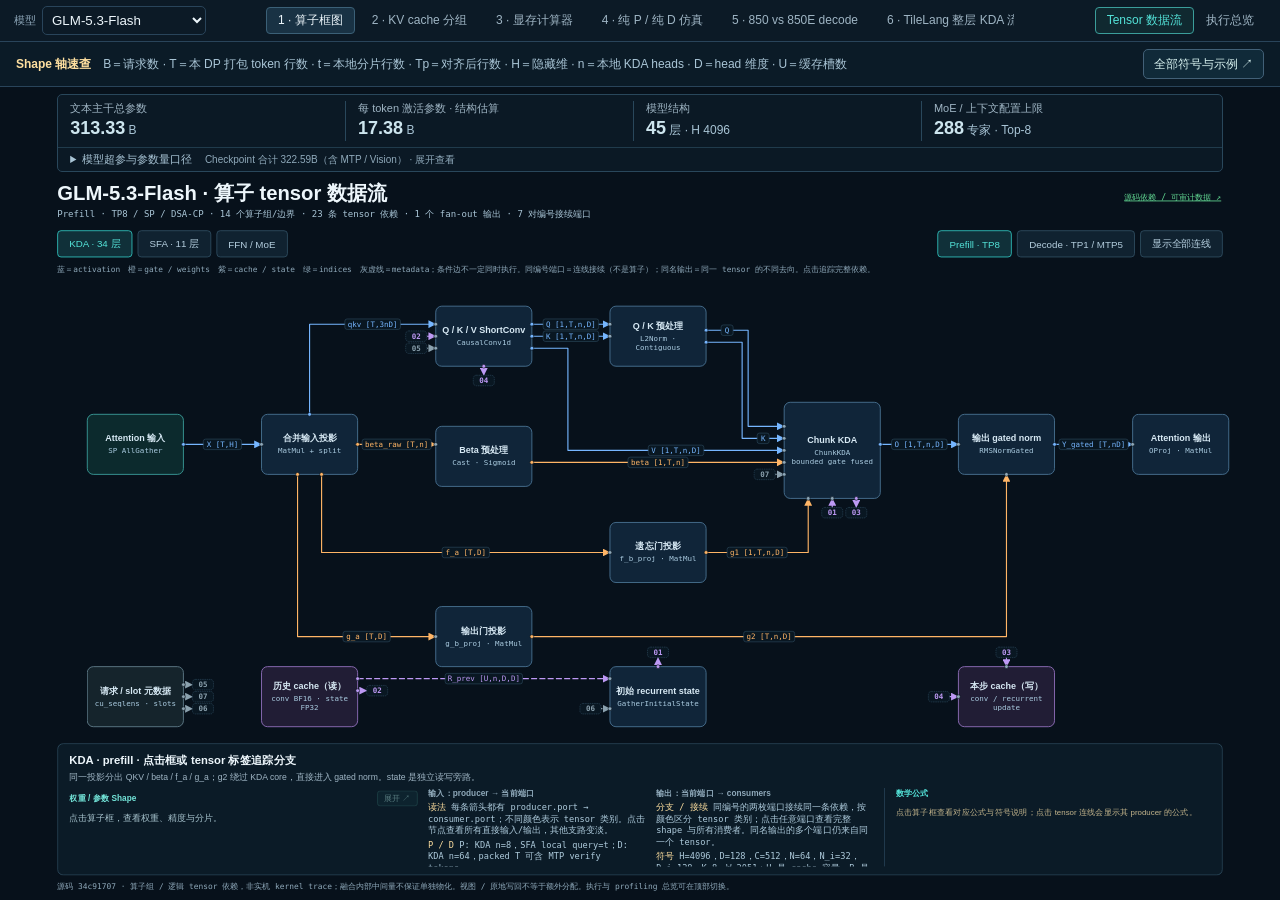
<file: index.html>
<!doctype html>
<html lang="zh-CN">
<head>
  <meta charset="utf-8">
  <meta name="viewport" content="width=device-width,initial-scale=1">
  <title>LLM Analysis</title>
  <meta http-equiv="refresh" content="0;url=./glm53_prefill_decode_operator_block_diagram.html">
  <script>location.replace('./glm53_prefill_decode_operator_block_diagram.html' + location.search + location.hash);</script>
</head>
<body>
  <p><a href="./glm53_prefill_decode_operator_block_diagram.html">打开 LLM Analysis 交互分析页面</a></p>
</body>
</html>
</file>
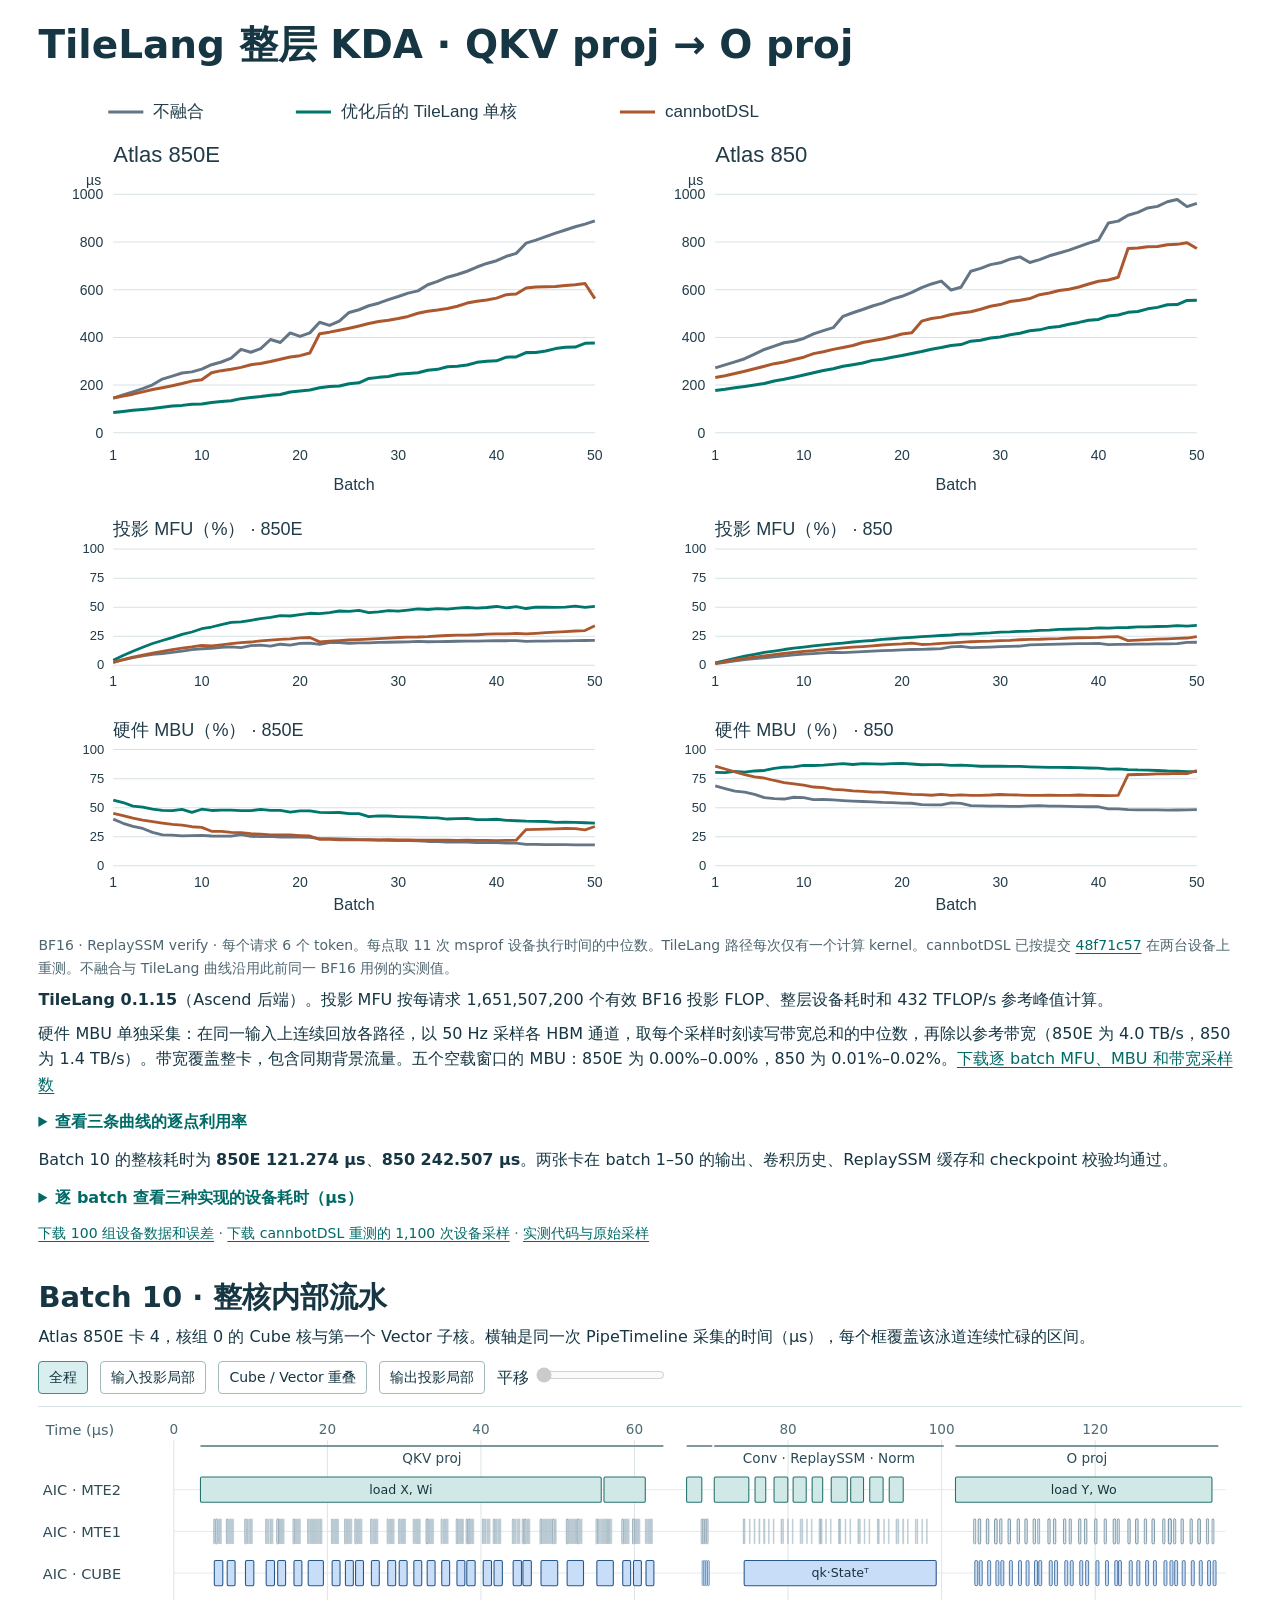
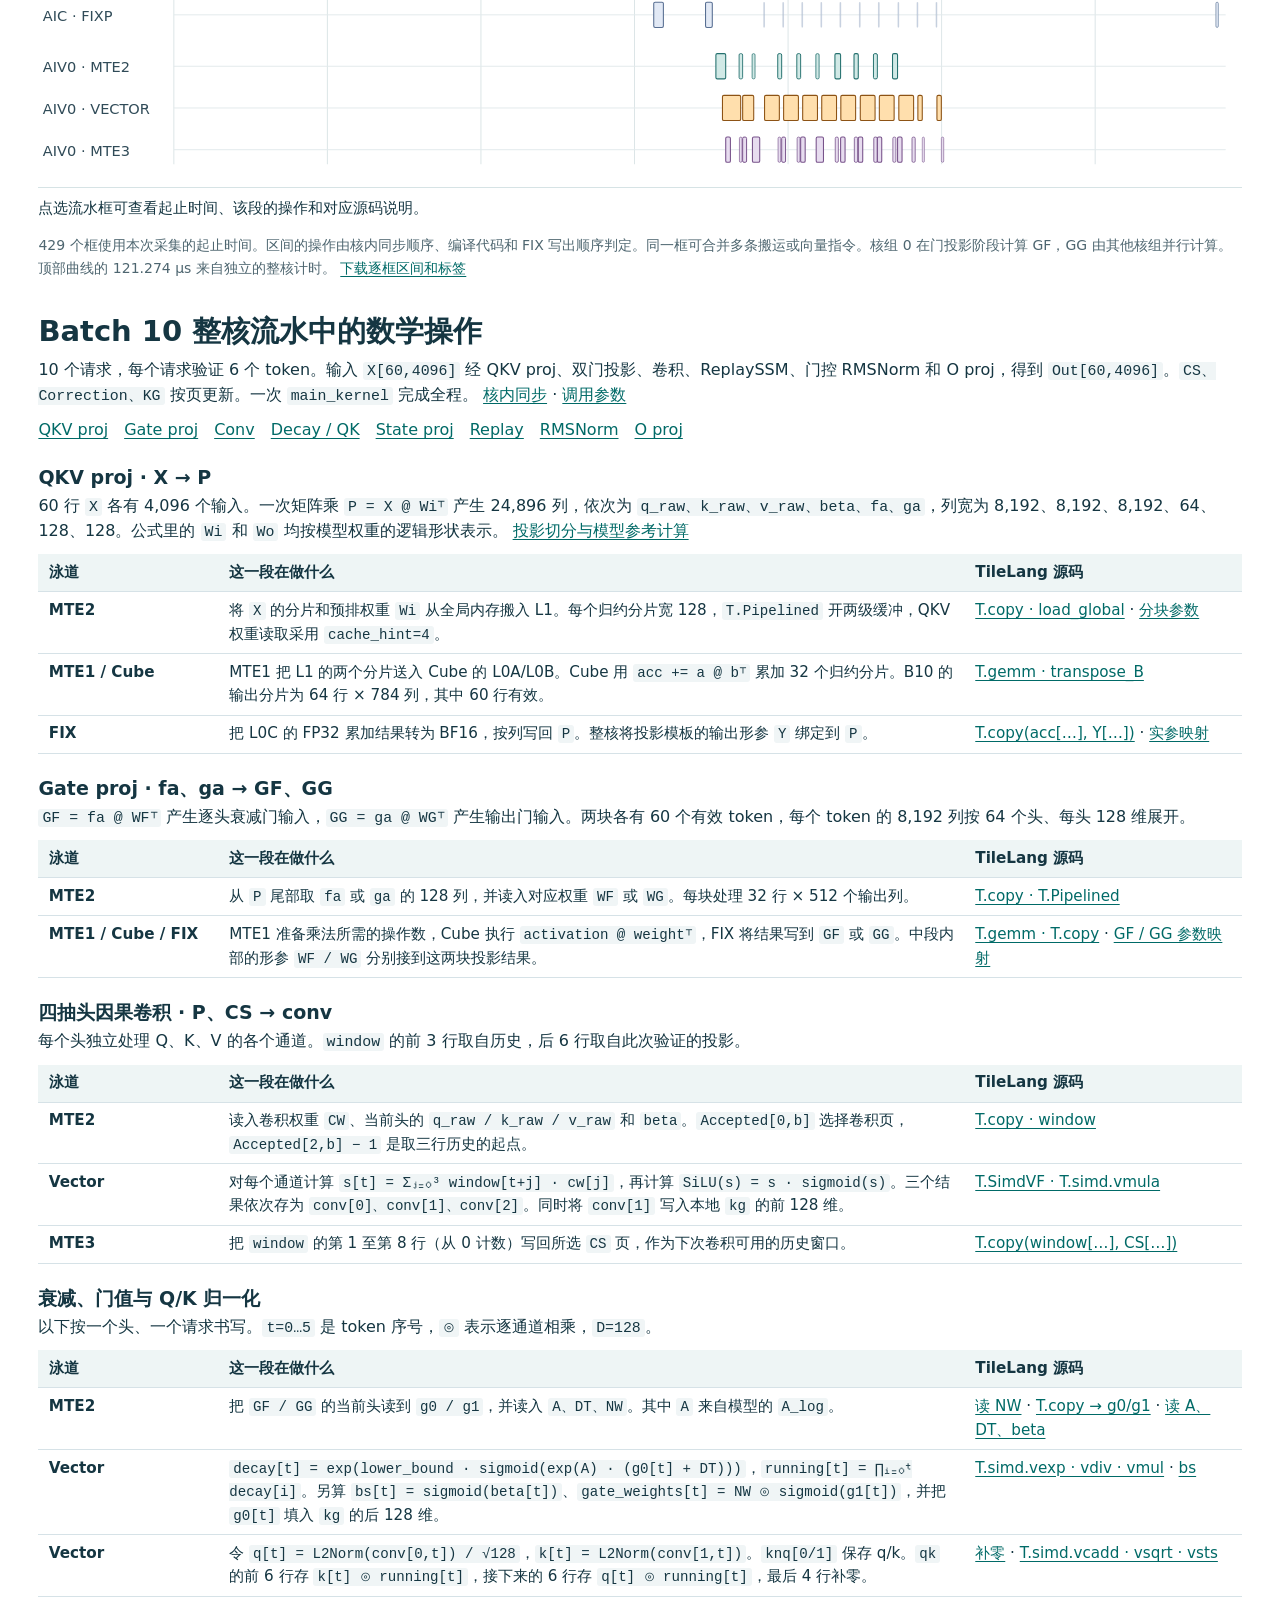
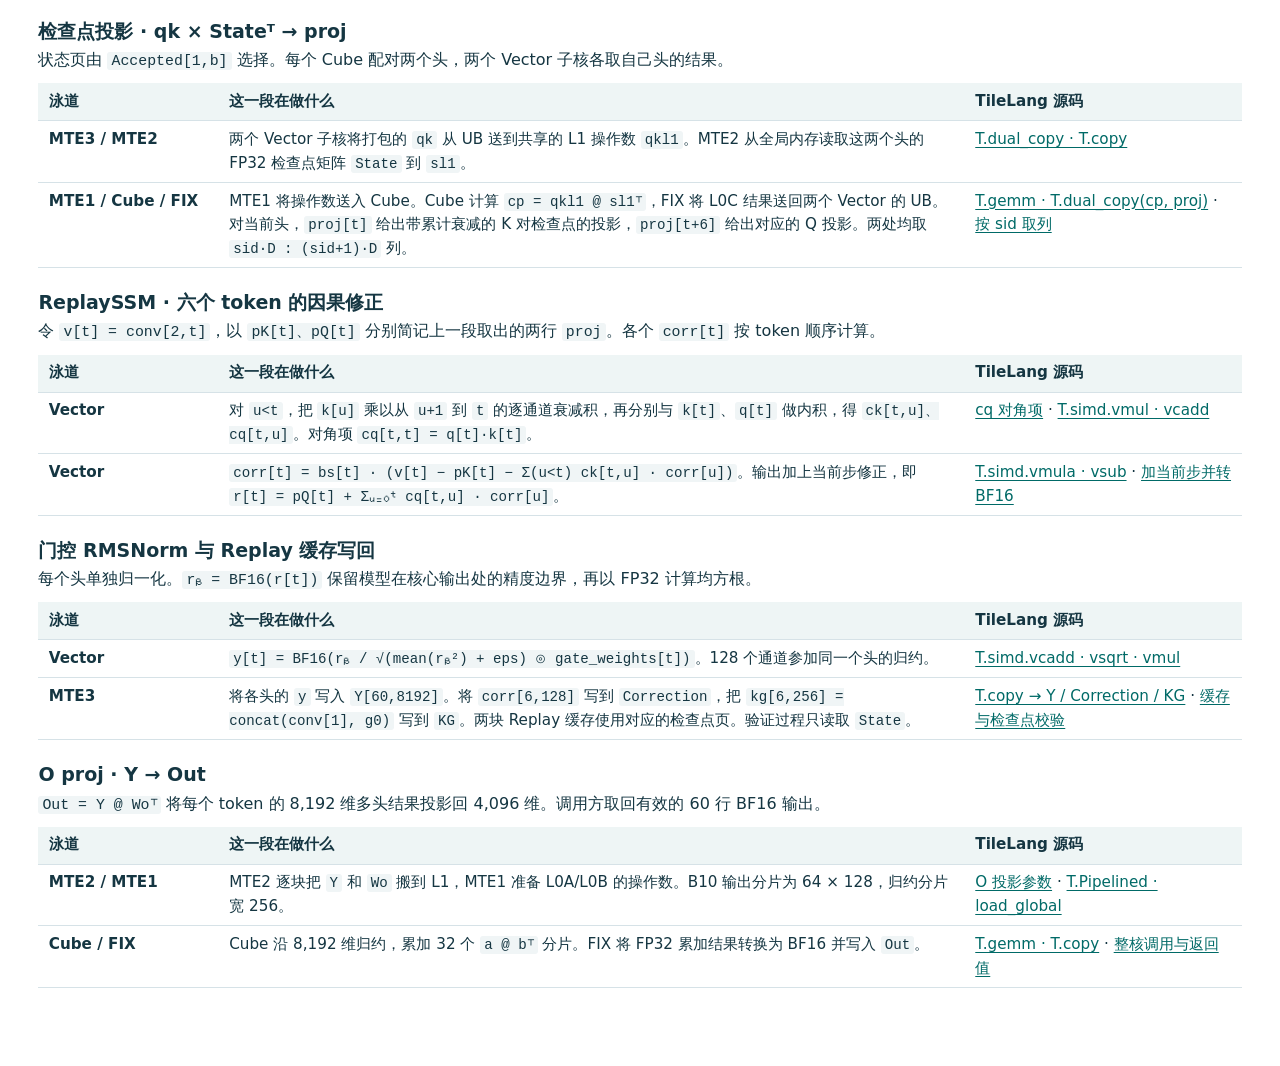
<file: assets/glm53-tilelang-kda-timeline.html>
<!doctype html>
<html lang="zh-CN">
<head>
<meta charset="utf-8"><meta name="viewport" content="width=device-width, initial-scale=1">
<title>TileLang 整层 KDA · QKV proj 到 O proj</title>
<style>
:root{color-scheme:light;--ink:#153642;--muted:#4e6670;--rule:#d6e3e5;--link:#006a67}
*{box-sizing:border-box}body{font:16px/1.6 system-ui,"Microsoft YaHei",sans-serif;color:var(--ink);margin:0;background:white}
main{max-width:1440px;padding:20px clamp(16px,3vw,46px) 54px;margin:auto}h1,h2,h3{line-height:1.28;text-wrap:balance}
h1{font-size:clamp(25px,3.2vw,39px);margin:0 0 12px}h2{margin:34px 0 8px;font-size:clamp(22px,2.4vw,29px)}
h3{font-size:19px;margin:20px 0 7px}p,figure{margin:8px 0}figcaption,.hint{color:var(--muted);font-size:14px}a{color:var(--link);text-underline-offset:.18em}
a:focus-visible,button:focus-visible,input:focus-visible,summary:focus-visible{outline:3px solid #dc8b27;outline-offset:2px}
.curve{width:100%;height:auto;display:block}.scroll,.strip{max-width:100%;overflow-x:auto}details{margin:12px 0}summary{font-weight:650;cursor:pointer;color:var(--link)}
table{width:100%;border-collapse:collapse;font-variant-numeric:tabular-nums}td,th{text-align:left;padding:6px 9px;border-bottom:1px solid var(--rule)}thead th{background:#eef5f5}
.numbers :is(th,td){white-space:nowrap;text-align:right}.numbers :is(td,th):first-child{text-align:left}
.controls{display:flex;flex-wrap:wrap;align-items:center;gap:8px 12px;margin:12px 0}
button{font:inherit;font-size:14px;border:1px solid #a4bbbe;border-radius:4px;background:white;color:var(--ink);padding:4px 10px;cursor:pointer}
button:hover,button[aria-pressed=true]{background:#d9eeee;border-color:#448b89}
#pipe-now{min-height:2em;font-size:15px;margin:8px 0}#pipe-svg{display:block;width:100%;min-width:850px;height:auto}
code{font: .93em ui-monospace,Consolas,monospace;background:#f0f5f6;border-radius:3px;padding:1px 4px}pre{overflow:auto;background:#f3f7f8;padding:10px 12px;line-height:1.5}pre code{padding:0}
.strip{border-block:1px solid var(--rule);padding:6px 0}
@media(max-width:700px){main{padding-inline:12px}.scroll>table{min-width:640px}figcaption{line-height:1.55}}
</style>
</head><body><main>
<section aria-labelledby="perf-title" id="optimized-device-curves">
<h1 id="perf-title">TileLang 整层 KDA · QKV proj → O proj</h1>
<figure><a href="mtp5-optimized-whole-kda-b1-50-48f71c57.svg?v=ea61a3bc8060"><img class="curve" width="1200" height="850" src="mtp5-optimized-whole-kda-b1-50-48f71c57.svg?v=ea61a3bc8060" alt="Atlas 850E 和 850 的 batch 1–50 设备时延、投影 MFU 和硬件 MBU。每张卡展示不融合、TileLang 整层单核和 cannbotDSL 三条曲线。"></a>
<figcaption>BF16 · ReplaySSM verify · 每个请求 6 个 token。每点取 11 次 msprof 设备执行时间的中位数。TileLang 路径每次仅有一个计算 kernel。cannbotDSL 已按提交 <a href="https://gitcode.com/cann/ops-transformer/commit/48f71c5786049a96493e5825cb8f99ea1233ef01">48f71c57</a> 在两台设备上重测。不融合与 TileLang 曲线沿用此前同一 BF16 用例的实测值。</figcaption></figure><p><b>TileLang 0.1.15</b>（Ascend 后端）。投影 MFU 按每请求 1,651,507,200 个有效 BF16 投影 FLOP、整层设备耗时和 432 TFLOP/s 参考峰值计算。</p><p>硬件 MBU 单独采集：在同一输入上连续回放各路径，以 50 Hz 采样各 HBM 通道，取每个采样时刻读写带宽总和的中位数，再除以参考带宽（850E 为 4.0 TB/s，850 为 1.4 TB/s）。带宽覆盖整卡，包含同期背景流量。五个空载窗口的 MBU：850E 为 0.00%–0.00%，850 为 0.01%–0.02%。<a download href="mtp5-three-path-utilization-b1-50.csv">下载逐 batch MFU、MBU 和带宽采样数</a></p><details><summary>查看三条曲线的逐点利用率</summary><div class="scroll"><table><thead><tr><th>设备</th><th>Batch</th><th>实现</th><th>设备耗时（µs）</th><th>投影 MFU</th><th>硬件 MBU</th></tr></thead><tbody><tr><td>850E</td><td>1</td><td>不融合</td><td>145.572</td><td>2.6%</td><td>40.1%</td></tr><tr><td>850E</td><td>1</td><td>TileLang</td><td>85.193</td><td>4.5%</td><td>56.6%</td></tr><tr><td>850E</td><td>1</td><td>cannbotDSL</td><td>146.250</td><td>2.6%</td><td>45.1%</td></tr><tr><td>850E</td><td>2</td><td>不融合</td><td>158.627</td><td>4.8%</td><td>36.6%</td></tr><tr><td>850E</td><td>2</td><td>TileLang</td><td>89.563</td><td>8.5%</td><td>54.4%</td></tr><tr><td>850E</td><td>2</td><td>cannbotDSL</td><td>154.141</td><td>5.0%</td><td>43.3%</td></tr><tr><td>850E</td><td>3</td><td>不融合</td><td>171.618</td><td>6.7%</td><td>33.9%</td></tr><tr><td>850E</td><td>3</td><td>TileLang</td><td>94.347</td><td>12.2%</td><td>51.4%</td></tr><tr><td>850E</td><td>3</td><td>cannbotDSL</td><td>162.097</td><td>7.1%</td><td>41.0%</td></tr><tr><td>850E</td><td>4</td><td>不融合</td><td>185.086</td><td>8.3%</td><td>32.2%</td></tr><tr><td>850E</td><td>4</td><td>TileLang</td><td>98.035</td><td>15.6%</td><td>50.5%</td></tr><tr><td>850E</td><td>4</td><td>cannbotDSL</td><td>171.642</td><td>8.9%</td><td>39.3%</td></tr><tr><td>850E</td><td>5</td><td>不融合</td><td>201.282</td><td>9.5%</td><td>28.8%</td></tr><tr><td>850E</td><td>5</td><td>TileLang</td><td>101.539</td><td>18.8%</td><td>48.9%</td></tr><tr><td>850E</td><td>5</td><td>cannbotDSL</td><td>181.328</td><td>10.5%</td><td>38.1%</td></tr><tr><td>850E</td><td>6</td><td>不融合</td><td>225.317</td><td>10.2%</td><td>26.6%</td></tr><tr><td>850E</td><td>6</td><td>TileLang</td><td>107.210</td><td>21.4%</td><td>47.7%</td></tr><tr><td>850E</td><td>6</td><td>cannbotDSL</td><td>189.312</td><td>12.1%</td><td>36.7%</td></tr><tr><td>850E</td><td>7</td><td>不融合</td><td>237.556</td><td>11.3%</td><td>26.4%</td></tr><tr><td>850E</td><td>7</td><td>TileLang</td><td>112.483</td><td>23.8%</td><td>47.5%</td></tr><tr><td>850E</td><td>7</td><td>cannbotDSL</td><td>197.221</td><td>13.6%</td><td>35.6%</td></tr><tr><td>850E</td><td>8</td><td>不融合</td><td>250.914</td><td>12.2%</td><td>25.8%</td></tr><tr><td>850E</td><td>8</td><td>TileLang</td><td>115.025</td><td>26.6%</td><td>48.6%</td></tr><tr><td>850E</td><td>8</td><td>cannbotDSL</td><td>206.523</td><td>14.8%</td><td>35.0%</td></tr><tr><td>850E</td><td>9</td><td>不融合</td><td>255.453</td><td>13.5%</td><td>26.0%</td></tr><tr><td>850E</td><td>9</td><td>TileLang</td><td>119.911</td><td>28.7%</td><td>46.0%</td></tr><tr><td>850E</td><td>9</td><td>cannbotDSL</td><td>216.865</td><td>15.9%</td><td>33.6%</td></tr><tr><td>850E</td><td>10</td><td>不融合</td><td>267.074</td><td>14.3%</td><td>26.2%</td></tr><tr><td>850E</td><td>10</td><td>TileLang</td><td>121.274</td><td>31.5%</td><td>48.7%</td></tr><tr><td>850E</td><td>10</td><td>cannbotDSL</td><td>222.235</td><td>17.2%</td><td>33.1%</td></tr><tr><td>850E</td><td>11</td><td>不融合</td><td>285.430</td><td>14.7%</td><td>25.6%</td></tr><tr><td>850E</td><td>11</td><td>TileLang</td><td>127.452</td><td>33.0%</td><td>47.6%</td></tr><tr><td>850E</td><td>11</td><td>cannbotDSL</td><td>251.461</td><td>16.7%</td><td>29.7%</td></tr><tr><td>850E</td><td>12</td><td>不融合</td><td>296.933</td><td>15.4%</td><td>25.6%</td></tr><tr><td>850E</td><td>12</td><td>TileLang</td><td>131.013</td><td>35.0%</td><td>47.9%</td></tr><tr><td>850E</td><td>12</td><td>cannbotDSL</td><td>260.619</td><td>17.6%</td><td>29.6%</td></tr><tr><td>850E</td><td>13</td><td>不融合</td><td>313.148</td><td>15.9%</td><td>25.5%</td></tr><tr><td>850E</td><td>13</td><td>TileLang</td><td>134.140</td><td>37.0%</td><td>47.9%</td></tr><tr><td>850E</td><td>13</td><td>cannbotDSL</td><td>266.242</td><td>18.7%</td><td>28.7%</td></tr><tr><td>850E</td><td>14</td><td>不融合</td><td>349.849</td><td>15.3%</td><td>26.8%</td></tr><tr><td>850E</td><td>14</td><td>TileLang</td><td>143.238</td><td>37.4%</td><td>47.5%</td></tr><tr><td>850E</td><td>14</td><td>cannbotDSL</td><td>274.380</td><td>19.5%</td><td>28.5%</td></tr><tr><td>850E</td><td>15</td><td>不融合</td><td>337.839</td><td>17.0%</td><td>25.4%</td></tr><tr><td>850E</td><td>15</td><td>TileLang</td><td>148.008</td><td>38.7%</td><td>47.4%</td></tr><tr><td>850E</td><td>15</td><td>cannbotDSL</td><td>285.602</td><td>20.1%</td><td>27.7%</td></tr><tr><td>850E</td><td>16</td><td>不融合</td><td>352.804</td><td>17.3%</td><td>25.1%</td></tr><tr><td>850E</td><td>16</td><td>TileLang</td><td>152.031</td><td>40.2%</td><td>48.6%</td></tr><tr><td>850E</td><td>16</td><td>cannbotDSL</td><td>290.712</td><td>21.0%</td><td>27.3%</td></tr><tr><td>850E</td><td>17</td><td>不融合</td><td>391.125</td><td>16.6%</td><td>25.4%</td></tr><tr><td>850E</td><td>17</td><td>TileLang</td><td>157.619</td><td>41.2%</td><td>47.7%</td></tr><tr><td>850E</td><td>17</td><td>cannbotDSL</td><td>298.707</td><td>21.8%</td><td>26.6%</td></tr><tr><td>850E</td><td>18</td><td>不融合</td><td>378.451</td><td>18.2%</td><td>24.8%</td></tr><tr><td>850E</td><td>18</td><td>TileLang</td><td>160.899</td><td>42.8%</td><td>47.6%</td></tr><tr><td>850E</td><td>18</td><td>cannbotDSL</td><td>308.637</td><td>22.3%</td><td>26.6%</td></tr><tr><td>850E</td><td>19</td><td>不融合</td><td>418.674</td><td>17.3%</td><td>24.7%</td></tr><tr><td>850E</td><td>19</td><td>TileLang</td><td>171.097</td><td>42.5%</td><td>46.3%</td></tr><tr><td>850E</td><td>19</td><td>cannbotDSL</td><td>318.175</td><td>22.8%</td><td>26.6%</td></tr><tr><td>850E</td><td>20</td><td>不融合</td><td>403.935</td><td>18.9%</td><td>24.8%</td></tr><tr><td>850E</td><td>20</td><td>TileLang</td><td>175.401</td><td>43.6%</td><td>47.3%</td></tr><tr><td>850E</td><td>20</td><td>cannbotDSL</td><td>323.393</td><td>23.6%</td><td>26.1%</td></tr><tr><td>850E</td><td>21</td><td>不融合</td><td>418.936</td><td>19.2%</td><td>24.4%</td></tr><tr><td>850E</td><td>21</td><td>TileLang</td><td>179.208</td><td>44.8%</td><td>47.3%</td></tr><tr><td>850E</td><td>21</td><td>cannbotDSL</td><td>334.824</td><td>24.0%</td><td>25.7%</td></tr><tr><td>850E</td><td>22</td><td>不融合</td><td>463.704</td><td>18.1%</td><td>23.4%</td></tr><tr><td>850E</td><td>22</td><td>TileLang</td><td>188.812</td><td>44.5%</td><td>46.0%</td></tr><tr><td>850E</td><td>22</td><td>cannbotDSL</td><td>415.673</td><td>20.2%</td><td>22.8%</td></tr><tr><td>850E</td><td>23</td><td>不融合</td><td>450.293</td><td>19.5%</td><td>23.4%</td></tr><tr><td>850E</td><td>23</td><td>TileLang</td><td>193.755</td><td>45.4%</td><td>45.7%</td></tr><tr><td>850E</td><td>23</td><td>cannbotDSL</td><td>421.998</td><td>20.8%</td><td>22.7%</td></tr><tr><td>850E</td><td>24</td><td>不融合</td><td>468.417</td><td>19.6%</td><td>23.1%</td></tr><tr><td>850E</td><td>24</td><td>TileLang</td><td>196.179</td><td>46.8%</td><td>45.9%</td></tr><tr><td>850E</td><td>24</td><td>cannbotDSL</td><td>429.763</td><td>21.3%</td><td>22.4%</td></tr><tr><td>850E</td><td>25</td><td>不融合</td><td>504.588</td><td>18.9%</td><td>22.9%</td></tr><tr><td>850E</td><td>25</td><td>TileLang</td><td>206.030</td><td>46.4%</td><td>44.9%</td></tr><tr><td>850E</td><td>25</td><td>cannbotDSL</td><td>438.267</td><td>21.8%</td><td>22.6%</td></tr><tr><td>850E</td><td>26</td><td>不融合</td><td>515.926</td><td>19.3%</td><td>22.6%</td></tr><tr><td>850E</td><td>26</td><td>TileLang</td><td>209.753</td><td>47.4%</td><td>44.9%</td></tr><tr><td>850E</td><td>26</td><td>cannbotDSL</td><td>447.657</td><td>22.2%</td><td>22.3%</td></tr><tr><td>850E</td><td>27</td><td>不融合</td><td>532.619</td><td>19.4%</td><td>22.4%</td></tr><tr><td>850E</td><td>27</td><td>TileLang</td><td>227.757</td><td>45.3%</td><td>42.4%</td></tr><tr><td>850E</td><td>27</td><td>cannbotDSL</td><td>458.058</td><td>22.5%</td><td>22.5%</td></tr><tr><td>850E</td><td>28</td><td>不融合</td><td>543.329</td><td>19.7%</td><td>22.2%</td></tr><tr><td>850E</td><td>28</td><td>TileLang</td><td>232.421</td><td>46.1%</td><td>43.0%</td></tr><tr><td>850E</td><td>28</td><td>cannbotDSL</td><td>466.638</td><td>22.9%</td><td>22.2%</td></tr><tr><td>850E</td><td>29</td><td>不融合</td><td>558.287</td><td>19.9%</td><td>22.0%</td></tr><tr><td>850E</td><td>29</td><td>TileLang</td><td>235.756</td><td>47.0%</td><td>42.9%</td></tr><tr><td>850E</td><td>29</td><td>cannbotDSL</td><td>471.605</td><td>23.5%</td><td>22.5%</td></tr><tr><td>850E</td><td>30</td><td>不融合</td><td>571.248</td><td>20.1%</td><td>21.7%</td></tr><tr><td>850E</td><td>30</td><td>TileLang</td><td>245.822</td><td>46.7%</td><td>42.4%</td></tr><tr><td>850E</td><td>30</td><td>cannbotDSL</td><td>478.896</td><td>23.9%</td><td>22.3%</td></tr><tr><td>850E</td><td>31</td><td>不融合</td><td>585.469</td><td>20.2%</td><td>21.7%</td></tr><tr><td>850E</td><td>31</td><td>TileLang</td><td>249.081</td><td>47.6%</td><td>42.0%</td></tr><tr><td>850E</td><td>31</td><td>cannbotDSL</td><td>487.984</td><td>24.3%</td><td>22.3%</td></tr><tr><td>850E</td><td>32</td><td>不融合</td><td>594.991</td><td>20.6%</td><td>21.4%</td></tr><tr><td>850E</td><td>32</td><td>TileLang</td><td>252.130</td><td>48.5%</td><td>41.9%</td></tr><tr><td>850E</td><td>32</td><td>cannbotDSL</td><td>501.192</td><td>24.4%</td><td>22.1%</td></tr><tr><td>850E</td><td>33</td><td>不融合</td><td>620.544</td><td>20.3%</td><td>21.0%</td></tr><tr><td>850E</td><td>33</td><td>TileLang</td><td>262.472</td><td>48.1%</td><td>41.4%</td></tr><tr><td>850E</td><td>33</td><td>cannbotDSL</td><td>510.010</td><td>24.7%</td><td>22.2%</td></tr><tr><td>850E</td><td>34</td><td>不融合</td><td>634.853</td><td>20.5%</td><td>20.9%</td></tr><tr><td>850E</td><td>34</td><td>TileLang</td><td>266.102</td><td>48.8%</td><td>41.3%</td></tr><tr><td>850E</td><td>34</td><td>cannbotDSL</td><td>514.522</td><td>25.3%</td><td>22.2%</td></tr><tr><td>850E</td><td>35</td><td>不融合</td><td>652.196</td><td>20.5%</td><td>20.5%</td></tr><tr><td>850E</td><td>35</td><td>TileLang</td><td>277.062</td><td>48.3%</td><td>40.3%</td></tr><tr><td>850E</td><td>35</td><td>cannbotDSL</td><td>521.035</td><td>25.7%</td><td>22.1%</td></tr><tr><td>850E</td><td>36</td><td>不融合</td><td>663.647</td><td>20.7%</td><td>20.4%</td></tr><tr><td>850E</td><td>36</td><td>TileLang</td><td>279.518</td><td>49.2%</td><td>40.6%</td></tr><tr><td>850E</td><td>36</td><td>cannbotDSL</td><td>530.628</td><td>25.9%</td><td>21.9%</td></tr><tr><td>850E</td><td>37</td><td>不融合</td><td>677.280</td><td>20.9%</td><td>20.4%</td></tr><tr><td>850E</td><td>37</td><td>TileLang</td><td>284.181</td><td>49.8%</td><td>40.9%</td></tr><tr><td>850E</td><td>37</td><td>cannbotDSL</td><td>543.780</td><td>26.0%</td><td>22.1%</td></tr><tr><td>850E</td><td>38</td><td>不融合</td><td>694.940</td><td>20.9%</td><td>20.0%</td></tr><tr><td>850E</td><td>38</td><td>TileLang</td><td>295.334</td><td>49.2%</td><td>39.7%</td></tr><tr><td>850E</td><td>38</td><td>cannbotDSL</td><td>551.362</td><td>26.3%</td><td>21.9%</td></tr><tr><td>850E</td><td>39</td><td>不融合</td><td>710.027</td><td>21.0%</td><td>19.9%</td></tr><tr><td>850E</td><td>39</td><td>TileLang</td><td>299.570</td><td>49.8%</td><td>39.8%</td></tr><tr><td>850E</td><td>39</td><td>cannbotDSL</td><td>556.535</td><td>26.8%</td><td>21.9%</td></tr><tr><td>850E</td><td>40</td><td>不融合</td><td>721.434</td><td>21.2%</td><td>19.9%</td></tr><tr><td>850E</td><td>40</td><td>TileLang</td><td>301.926</td><td>50.6%</td><td>40.1%</td></tr><tr><td>850E</td><td>40</td><td>cannbotDSL</td><td>564.672</td><td>27.1%</td><td>21.7%</td></tr><tr><td>850E</td><td>41</td><td>不融合</td><td>739.966</td><td>21.2%</td><td>19.6%</td></tr><tr><td>850E</td><td>41</td><td>TileLang</td><td>317.284</td><td>49.4%</td><td>39.2%</td></tr><tr><td>850E</td><td>41</td><td>cannbotDSL</td><td>579.006</td><td>27.1%</td><td>21.8%</td></tr><tr><td>850E</td><td>42</td><td>不融合</td><td>752.313</td><td>21.3%</td><td>19.5%</td></tr><tr><td>850E</td><td>42</td><td>TileLang</td><td>318.339</td><td>50.4%</td><td>38.8%</td></tr><tr><td>850E</td><td>42</td><td>cannbotDSL</td><td>581.859</td><td>27.6%</td><td>22.0%</td></tr><tr><td>850E</td><td>43</td><td>不融合</td><td>794.901</td><td>20.7%</td><td>18.5%</td></tr><tr><td>850E</td><td>43</td><td>TileLang</td><td>336.189</td><td>48.9%</td><td>38.4%</td></tr><tr><td>850E</td><td>43</td><td>cannbotDSL</td><td>606.759</td><td>27.1%</td><td>31.2%</td></tr><tr><td>850E</td><td>44</td><td>不融合</td><td>807.826</td><td>20.8%</td><td>18.4%</td></tr><tr><td>850E</td><td>44</td><td>TileLang</td><td>336.424</td><td>50.0%</td><td>38.3%</td></tr><tr><td>850E</td><td>44</td><td>cannbotDSL</td><td>611.041</td><td>27.5%</td><td>31.3%</td></tr><tr><td>850E</td><td>45</td><td>不融合</td><td>822.521</td><td>20.9%</td><td>18.3%</td></tr><tr><td>850E</td><td>45</td><td>TileLang</td><td>343.213</td><td>50.1%</td><td>38.1%</td></tr><tr><td>850E</td><td>45</td><td>cannbotDSL</td><td>612.755</td><td>28.1%</td><td>31.6%</td></tr><tr><td>850E</td><td>46</td><td>不融合</td><td>837.138</td><td>21.0%</td><td>18.2%</td></tr><tr><td>850E</td><td>46</td><td>TileLang</td><td>353.079</td><td>49.8%</td><td>37.4%</td></tr><tr><td>850E</td><td>46</td><td>cannbotDSL</td><td>613.403</td><td>28.7%</td><td>31.8%</td></tr><tr><td>850E</td><td>47</td><td>不融合</td><td>850.175</td><td>21.1%</td><td>18.2%</td></tr><tr><td>850E</td><td>47</td><td>TileLang</td><td>358.522</td><td>50.1%</td><td>37.5%</td></tr><tr><td>850E</td><td>47</td><td>cannbotDSL</td><td>617.593</td><td>29.1%</td><td>32.1%</td></tr><tr><td>850E</td><td>48</td><td>不融合</td><td>863.705</td><td>21.2%</td><td>18.1%</td></tr><tr><td>850E</td><td>48</td><td>TileLang</td><td>359.634</td><td>51.0%</td><td>37.4%</td></tr><tr><td>850E</td><td>48</td><td>cannbotDSL</td><td>621.132</td><td>29.5%</td><td>32.0%</td></tr><tr><td>850E</td><td>49</td><td>不融合</td><td>874.999</td><td>21.4%</td><td>18.0%</td></tr><tr><td>850E</td><td>49</td><td>TileLang</td><td>375.184</td><td>49.9%</td><td>37.0%</td></tr><tr><td>850E</td><td>49</td><td>cannbotDSL</td><td>625.703</td><td>29.9%</td><td>31.0%</td></tr><tr><td>850E</td><td>50</td><td>不融合</td><td>888.222</td><td>21.5%</td><td>18.0%</td></tr><tr><td>850E</td><td>50</td><td>TileLang</td><td>376.788</td><td>50.7%</td><td>36.7%</td></tr><tr><td>850E</td><td>50</td><td>cannbotDSL</td><td>562.251</td><td>34.0%</td><td>33.8%</td></tr><tr><td>850</td><td>1</td><td>不融合</td><td>272.180</td><td>1.4%</td><td>68.7%</td></tr><tr><td>850</td><td>1</td><td>TileLang</td><td>177.839</td><td>2.1%</td><td>80.4%</td></tr><tr><td>850</td><td>1</td><td>cannbotDSL</td><td>231.876</td><td>1.6%</td><td>85.8%</td></tr><tr><td>850</td><td>2</td><td>不融合</td><td>284.657</td><td>2.7%</td><td>66.4%</td></tr><tr><td>850</td><td>2</td><td>TileLang</td><td>182.965</td><td>4.2%</td><td>80.2%</td></tr><tr><td>850</td><td>2</td><td>cannbotDSL</td><td>239.311</td><td>3.2%</td><td>83.3%</td></tr><tr><td>850</td><td>3</td><td>不融合</td><td>297.611</td><td>3.9%</td><td>64.2%</td></tr><tr><td>850</td><td>3</td><td>TileLang</td><td>189.048</td><td>6.1%</td><td>81.2%</td></tr><tr><td>850</td><td>3</td><td>cannbotDSL</td><td>248.308</td><td>4.6%</td><td>80.8%</td></tr><tr><td>850</td><td>4</td><td>不融合</td><td>310.675</td><td>4.9%</td><td>63.3%</td></tr><tr><td>850</td><td>4</td><td>TileLang</td><td>194.632</td><td>7.9%</td><td>80.6%</td></tr><tr><td>850</td><td>4</td><td>cannbotDSL</td><td>258.325</td><td>5.9%</td><td>78.4%</td></tr><tr><td>850</td><td>5</td><td>不融合</td><td>329.493</td><td>5.8%</td><td>61.5%</td></tr><tr><td>850</td><td>5</td><td>TileLang</td><td>200.740</td><td>9.5%</td><td>81.6%</td></tr><tr><td>850</td><td>5</td><td>cannbotDSL</td><td>268.846</td><td>7.1%</td><td>76.5%</td></tr><tr><td>850</td><td>6</td><td>不融合</td><td>349.354</td><td>6.6%</td><td>58.7%</td></tr><tr><td>850</td><td>6</td><td>TileLang</td><td>206.603</td><td>11.1%</td><td>82.0%</td></tr><tr><td>850</td><td>6</td><td>cannbotDSL</td><td>278.846</td><td>8.2%</td><td>75.5%</td></tr><tr><td>850</td><td>7</td><td>不融合</td><td>363.602</td><td>7.4%</td><td>57.8%</td></tr><tr><td>850</td><td>7</td><td>TileLang</td><td>217.460</td><td>12.3%</td><td>83.7%</td></tr><tr><td>850</td><td>7</td><td>cannbotDSL</td><td>289.863</td><td>9.2%</td><td>73.4%</td></tr><tr><td>850</td><td>8</td><td>不融合</td><td>377.738</td><td>8.1%</td><td>57.5%</td></tr><tr><td>850</td><td>8</td><td>TileLang</td><td>224.308</td><td>13.6%</td><td>84.8%</td></tr><tr><td>850</td><td>8</td><td>cannbotDSL</td><td>296.863</td><td>10.3%</td><td>71.6%</td></tr><tr><td>850</td><td>9</td><td>不融合</td><td>383.746</td><td>9.0%</td><td>59.0%</td></tr><tr><td>850</td><td>9</td><td>TileLang</td><td>233.299</td><td>14.7%</td><td>85.1%</td></tr><tr><td>850</td><td>9</td><td>cannbotDSL</td><td>307.519</td><td>11.2%</td><td>70.5%</td></tr><tr><td>850</td><td>10</td><td>不融合</td><td>395.459</td><td>9.7%</td><td>58.7%</td></tr><tr><td>850</td><td>10</td><td>TileLang</td><td>242.507</td><td>15.8%</td><td>86.4%</td></tr><tr><td>850</td><td>10</td><td>cannbotDSL</td><td>317.153</td><td>12.1%</td><td>69.4%</td></tr><tr><td>850</td><td>11</td><td>不融合</td><td>414.870</td><td>10.1%</td><td>57.0%</td></tr><tr><td>850</td><td>11</td><td>TileLang</td><td>251.728</td><td>16.7%</td><td>86.3%</td></tr><tr><td>850</td><td>11</td><td>cannbotDSL</td><td>331.996</td><td>12.7%</td><td>67.8%</td></tr><tr><td>850</td><td>12</td><td>不融合</td><td>428.193</td><td>10.7%</td><td>57.1%</td></tr><tr><td>850</td><td>12</td><td>TileLang</td><td>261.238</td><td>17.6%</td><td>86.6%</td></tr><tr><td>850</td><td>12</td><td>cannbotDSL</td><td>339.523</td><td>13.5%</td><td>67.3%</td></tr><tr><td>850</td><td>13</td><td>不融合</td><td>440.748</td><td>11.3%</td><td>56.7%</td></tr><tr><td>850</td><td>13</td><td>TileLang</td><td>268.915</td><td>18.5%</td><td>87.2%</td></tr><tr><td>850</td><td>13</td><td>cannbotDSL</td><td>349.798</td><td>14.2%</td><td>65.8%</td></tr><tr><td>850</td><td>14</td><td>不融合</td><td>488.217</td><td>11.0%</td><td>56.1%</td></tr><tr><td>850</td><td>14</td><td>TileLang</td><td>278.769</td><td>19.2%</td><td>88.0%</td></tr><tr><td>850</td><td>14</td><td>cannbotDSL</td><td>357.623</td><td>15.0%</td><td>65.4%</td></tr><tr><td>850</td><td>15</td><td>不融合</td><td>503.222</td><td>11.4%</td><td>55.6%</td></tr><tr><td>850</td><td>15</td><td>TileLang</td><td>285.458</td><td>20.1%</td><td>87.2%</td></tr><tr><td>850</td><td>15</td><td>cannbotDSL</td><td>366.286</td><td>15.7%</td><td>64.5%</td></tr><tr><td>850</td><td>16</td><td>不融合</td><td>516.941</td><td>11.8%</td><td>55.3%</td></tr><tr><td>850</td><td>16</td><td>TileLang</td><td>292.730</td><td>20.9%</td><td>88.0%</td></tr><tr><td>850</td><td>16</td><td>cannbotDSL</td><td>378.777</td><td>16.1%</td><td>64.1%</td></tr><tr><td>850</td><td>17</td><td>不融合</td><td>531.627</td><td>12.2%</td><td>54.9%</td></tr><tr><td>850</td><td>17</td><td>TileLang</td><td>303.694</td><td>21.4%</td><td>87.8%</td></tr><tr><td>850</td><td>17</td><td>cannbotDSL</td><td>386.308</td><td>16.8%</td><td>63.4%</td></tr><tr><td>850</td><td>18</td><td>不融合</td><td>543.818</td><td>12.7%</td><td>54.5%</td></tr><tr><td>850</td><td>18</td><td>TileLang</td><td>308.270</td><td>22.3%</td><td>87.4%</td></tr><tr><td>850</td><td>18</td><td>cannbotDSL</td><td>392.957</td><td>17.5%</td><td>63.4%</td></tr><tr><td>850</td><td>19</td><td>不融合</td><td>560.409</td><td>13.0%</td><td>54.3%</td></tr><tr><td>850</td><td>19</td><td>TileLang</td><td>317.094</td><td>22.9%</td><td>87.9%</td></tr><tr><td>850</td><td>19</td><td>cannbotDSL</td><td>402.563</td><td>18.0%</td><td>62.6%</td></tr><tr><td>850</td><td>20</td><td>不融合</td><td>572.207</td><td>13.4%</td><td>54.0%</td></tr><tr><td>850</td><td>20</td><td>TileLang</td><td>324.162</td><td>23.6%</td><td>88.2%</td></tr><tr><td>850</td><td>20</td><td>cannbotDSL</td><td>414.023</td><td>18.5%</td><td>62.1%</td></tr><tr><td>850</td><td>21</td><td>不融合</td><td>588.657</td><td>13.6%</td><td>53.8%</td></tr><tr><td>850</td><td>21</td><td>TileLang</td><td>332.682</td><td>24.1%</td><td>87.6%</td></tr><tr><td>850</td><td>21</td><td>cannbotDSL</td><td>419.707</td><td>19.1%</td><td>61.5%</td></tr><tr><td>850</td><td>22</td><td>不融合</td><td>608.448</td><td>13.8%</td><td>52.7%</td></tr><tr><td>850</td><td>22</td><td>TileLang</td><td>340.677</td><td>24.7%</td><td>87.0%</td></tr><tr><td>850</td><td>22</td><td>cannbotDSL</td><td>468.112</td><td>18.0%</td><td>61.2%</td></tr><tr><td>850</td><td>23</td><td>不融合</td><td>624.131</td><td>14.1%</td><td>52.5%</td></tr><tr><td>850</td><td>23</td><td>TileLang</td><td>350.132</td><td>25.1%</td><td>87.0%</td></tr><tr><td>850</td><td>23</td><td>cannbotDSL</td><td>479.246</td><td>18.3%</td><td>60.7%</td></tr><tr><td>850</td><td>24</td><td>不融合</td><td>635.896</td><td>14.4%</td><td>52.4%</td></tr><tr><td>850</td><td>24</td><td>TileLang</td><td>357.282</td><td>25.7%</td><td>87.0%</td></tr><tr><td>850</td><td>24</td><td>cannbotDSL</td><td>485.011</td><td>18.9%</td><td>61.4%</td></tr><tr><td>850</td><td>25</td><td>不融合</td><td>598.587</td><td>16.0%</td><td>54.1%</td></tr><tr><td>850</td><td>25</td><td>TileLang</td><td>365.927</td><td>26.1%</td><td>86.5%</td></tr><tr><td>850</td><td>25</td><td>cannbotDSL</td><td>496.144</td><td>19.3%</td><td>60.6%</td></tr><tr><td>850</td><td>26</td><td>不融合</td><td>610.206</td><td>16.3%</td><td>53.8%</td></tr><tr><td>850</td><td>26</td><td>TileLang</td><td>369.976</td><td>26.9%</td><td>86.7%</td></tr><tr><td>850</td><td>26</td><td>cannbotDSL</td><td>502.434</td><td>19.8%</td><td>61.1%</td></tr><tr><td>850</td><td>27</td><td>不融合</td><td>677.487</td><td>15.2%</td><td>51.7%</td></tr><tr><td>850</td><td>27</td><td>TileLang</td><td>384.183</td><td>26.9%</td><td>86.2%</td></tr><tr><td>850</td><td>27</td><td>cannbotDSL</td><td>507.457</td><td>20.3%</td><td>60.5%</td></tr><tr><td>850</td><td>28</td><td>不融合</td><td>689.372</td><td>15.5%</td><td>51.6%</td></tr><tr><td>850</td><td>28</td><td>TileLang</td><td>388.381</td><td>27.6%</td><td>85.6%</td></tr><tr><td>850</td><td>28</td><td>cannbotDSL</td><td>518.077</td><td>20.7%</td><td>60.7%</td></tr><tr><td>850</td><td>29</td><td>不融合</td><td>705.021</td><td>15.7%</td><td>51.4%</td></tr><tr><td>850</td><td>29</td><td>TileLang</td><td>397.607</td><td>27.9%</td><td>85.8%</td></tr><tr><td>850</td><td>29</td><td>cannbotDSL</td><td>530.522</td><td>20.9%</td><td>60.9%</td></tr><tr><td>850</td><td>30</td><td>不融合</td><td>712.692</td><td>16.1%</td><td>51.3%</td></tr><tr><td>850</td><td>30</td><td>TileLang</td><td>402.045</td><td>28.5%</td><td>85.7%</td></tr><tr><td>850</td><td>30</td><td>cannbotDSL</td><td>537.592</td><td>21.3%</td><td>61.3%</td></tr><tr><td>850</td><td>31</td><td>不融合</td><td>728.070</td><td>16.3%</td><td>51.1%</td></tr><tr><td>850</td><td>31</td><td>TileLang</td><td>411.122</td><td>28.8%</td><td>85.5%</td></tr><tr><td>850</td><td>31</td><td>cannbotDSL</td><td>550.389</td><td>21.5%</td><td>61.1%</td></tr><tr><td>850</td><td>32</td><td>不融合</td><td>737.424</td><td>16.6%</td><td>51.1%</td></tr><tr><td>850</td><td>32</td><td>TileLang</td><td>417.290</td><td>29.3%</td><td>85.5%</td></tr><tr><td>850</td><td>32</td><td>cannbotDSL</td><td>555.552</td><td>22.0%</td><td>60.9%</td></tr><tr><td>850</td><td>33</td><td>不融合</td><td>714.026</td><td>17.7%</td><td>51.6%</td></tr><tr><td>850</td><td>33</td><td>TileLang</td><td>427.684</td><td>29.5%</td><td>85.2%</td></tr><tr><td>850</td><td>33</td><td>cannbotDSL</td><td>562.743</td><td>22.4%</td><td>60.7%</td></tr><tr><td>850</td><td>34</td><td>不融合</td><td>726.180</td><td>17.9%</td><td>51.8%</td></tr><tr><td>850</td><td>34</td><td>TileLang</td><td>431.595</td><td>30.1%</td><td>85.0%</td></tr><tr><td>850</td><td>34</td><td>cannbotDSL</td><td>579.039</td><td>22.4%</td><td>60.7%</td></tr><tr><td>850</td><td>35</td><td>不融合</td><td>742.163</td><td>18.0%</td><td>51.4%</td></tr><tr><td>850</td><td>35</td><td>TileLang</td><td>441.936</td><td>30.3%</td><td>84.7%</td></tr><tr><td>850</td><td>35</td><td>cannbotDSL</td><td>586.067</td><td>22.8%</td><td>60.8%</td></tr><tr><td>850</td><td>36</td><td>不融合</td><td>753.602</td><td>18.3%</td><td>51.3%</td></tr><tr><td>850</td><td>36</td><td>TileLang</td><td>445.624</td><td>30.9%</td><td>84.6%</td></tr><tr><td>850</td><td>36</td><td>cannbotDSL</td><td>596.474</td><td>23.1%</td><td>60.6%</td></tr><tr><td>850</td><td>37</td><td>不融合</td><td>765.913</td><td>18.5%</td><td>51.1%</td></tr><tr><td>850</td><td>37</td><td>TileLang</td><td>455.328</td><td>31.1%</td><td>84.6%</td></tr><tr><td>850</td><td>37</td><td>cannbotDSL</td><td>601.489</td><td>23.5%</td><td>60.6%</td></tr><tr><td>850</td><td>38</td><td>不融合</td><td>780.270</td><td>18.6%</td><td>51.0%</td></tr><tr><td>850</td><td>38</td><td>TileLang</td><td>462.852</td><td>31.4%</td><td>84.4%</td></tr><tr><td>850</td><td>38</td><td>cannbotDSL</td><td>611.375</td><td>23.8%</td><td>60.9%</td></tr><tr><td>850</td><td>39</td><td>不融合</td><td>794.983</td><td>18.8%</td><td>50.8%</td></tr><tr><td>850</td><td>39</td><td>TileLang</td><td>471.700</td><td>31.6%</td><td>84.2%</td></tr><tr><td>850</td><td>39</td><td>cannbotDSL</td><td>623.602</td><td>23.9%</td><td>60.6%</td></tr><tr><td>850</td><td>40</td><td>不融合</td><td>808.156</td><td>18.9%</td><td>50.8%</td></tr><tr><td>850</td><td>40</td><td>TileLang</td><td>475.282</td><td>32.2%</td><td>84.1%</td></tr><tr><td>850</td><td>40</td><td>cannbotDSL</td><td>635.600</td><td>24.1%</td><td>60.5%</td></tr><tr><td>850</td><td>41</td><td>不融合</td><td>879.366</td><td>17.8%</td><td>49.0%</td></tr><tr><td>850</td><td>41</td><td>TileLang</td><td>489.681</td><td>32.0%</td><td>83.3%</td></tr><tr><td>850</td><td>41</td><td>cannbotDSL</td><td>640.940</td><td>24.5%</td><td>60.4%</td></tr><tr><td>850</td><td>42</td><td>不融合</td><td>887.314</td><td>18.1%</td><td>49.0%</td></tr><tr><td>850</td><td>42</td><td>TileLang</td><td>494.040</td><td>32.5%</td><td>83.3%</td></tr><tr><td>850</td><td>42</td><td>cannbotDSL</td><td>651.883</td><td>24.6%</td><td>60.6%</td></tr><tr><td>850</td><td>43</td><td>不融合</td><td>912.215</td><td>18.0%</td><td>48.3%</td></tr><tr><td>850</td><td>43</td><td>TileLang</td><td>504.957</td><td>32.6%</td><td>82.8%</td></tr><tr><td>850</td><td>43</td><td>cannbotDSL</td><td>772.331</td><td>21.3%</td><td>78.3%</td></tr><tr><td>850</td><td>44</td><td>不融合</td><td>923.961</td><td>18.2%</td><td>48.1%</td></tr><tr><td>850</td><td>44</td><td>TileLang</td><td>508.817</td><td>33.1%</td><td>82.5%</td></tr><tr><td>850</td><td>44</td><td>cannbotDSL</td><td>774.404</td><td>21.7%</td><td>78.6%</td></tr><tr><td>850</td><td>45</td><td>不融合</td><td>942.562</td><td>18.3%</td><td>48.1%</td></tr><tr><td>850</td><td>45</td><td>TileLang</td><td>519.739</td><td>33.1%</td><td>82.4%</td></tr><tr><td>850</td><td>45</td><td>cannbotDSL</td><td>779.512</td><td>22.1%</td><td>78.7%</td></tr><tr><td>850</td><td>46</td><td>不融合</td><td>949.206</td><td>18.5%</td><td>48.2%</td></tr><tr><td>850</td><td>46</td><td>TileLang</td><td>525.886</td><td>33.4%</td><td>82.0%</td></tr><tr><td>850</td><td>46</td><td>cannbotDSL</td><td>780.893</td><td>22.5%</td><td>79.0%</td></tr><tr><td>850</td><td>47</td><td>不融合</td><td>968.600</td><td>18.6%</td><td>48.0%</td></tr><tr><td>850</td><td>47</td><td>TileLang</td><td>536.872</td><td>33.5%</td><td>81.6%</td></tr><tr><td>850</td><td>47</td><td>cannbotDSL</td><td>788.712</td><td>22.8%</td><td>79.1%</td></tr><tr><td>850</td><td>48</td><td>不融合</td><td>978.027</td><td>18.8%</td><td>48.0%</td></tr><tr><td>850</td><td>48</td><td>TileLang</td><td>537.652</td><td>34.1%</td><td>81.5%</td></tr><tr><td>850</td><td>48</td><td>cannbotDSL</td><td>789.964</td><td>23.2%</td><td>79.4%</td></tr><tr><td>850</td><td>49</td><td>不融合</td><td>948.098</td><td>19.8%</td><td>48.2%</td></tr><tr><td>850</td><td>49</td><td>TileLang</td><td>555.052</td><td>33.7%</td><td>81.0%</td></tr><tr><td>850</td><td>49</td><td>cannbotDSL</td><td>796.473</td><td>23.5%</td><td>79.4%</td></tr><tr><td>850</td><td>50</td><td>不融合</td><td>961.953</td><td>19.9%</td><td>48.3%</td></tr><tr><td>850</td><td>50</td><td>TileLang</td><td>555.678</td><td>34.4%</td><td>81.0%</td></tr><tr><td>850</td><td>50</td><td>cannbotDSL</td><td>772.583</td><td>24.7%</td><td>81.9%</td></tr></tbody></table></div></details>
<p>Batch 10 的整核耗时为 <strong>850E 121.274 µs</strong>、<strong>850 242.507 µs</strong>。两张卡在 batch 1–50 的输出、卷积历史、ReplaySSM 缓存和 checkpoint 校验均通过。</p>
<details><summary>逐 batch 查看三种实现的设备耗时（µs）</summary><div class="scroll"><table class="numbers"><thead><tr><th rowspan="2">Batch</th><th colspan="3">Atlas 850E</th><th colspan="3">Atlas 850</th></tr><tr><th>不融合</th><th>TileLang 单核</th><th>cannbotDSL</th><th>不融合</th><th>TileLang 单核</th><th>cannbotDSL</th></tr></thead><tbody><tr><th scope='row'>1</th><td>145.572</td><td>85.193</td><td>146.250</td><td>272.180</td><td>177.839</td><td>231.876</td></tr><tr><th scope='row'>2</th><td>158.627</td><td>89.563</td><td>154.141</td><td>284.657</td><td>182.965</td><td>239.311</td></tr><tr><th scope='row'>3</th><td>171.618</td><td>94.347</td><td>162.097</td><td>297.611</td><td>189.048</td><td>248.308</td></tr><tr><th scope='row'>4</th><td>185.086</td><td>98.035</td><td>171.642</td><td>310.675</td><td>194.632</td><td>258.325</td></tr><tr><th scope='row'>5</th><td>201.282</td><td>101.539</td><td>181.328</td><td>329.493</td><td>200.740</td><td>268.846</td></tr><tr><th scope='row'>6</th><td>225.317</td><td>107.210</td><td>189.312</td><td>349.354</td><td>206.603</td><td>278.846</td></tr><tr><th scope='row'>7</th><td>237.556</td><td>112.483</td><td>197.221</td><td>363.602</td><td>217.460</td><td>289.863</td></tr><tr><th scope='row'>8</th><td>250.914</td><td>115.025</td><td>206.523</td><td>377.738</td><td>224.308</td><td>296.863</td></tr><tr><th scope='row'>9</th><td>255.453</td><td>119.911</td><td>216.865</td><td>383.746</td><td>233.299</td><td>307.519</td></tr><tr><th scope='row'>10</th><td>267.074</td><td>121.274</td><td>222.235</td><td>395.459</td><td>242.507</td><td>317.153</td></tr><tr><th scope='row'>11</th><td>285.430</td><td>127.452</td><td>251.461</td><td>414.870</td><td>251.728</td><td>331.996</td></tr><tr><th scope='row'>12</th><td>296.933</td><td>131.013</td><td>260.619</td><td>428.193</td><td>261.238</td><td>339.523</td></tr><tr><th scope='row'>13</th><td>313.148</td><td>134.140</td><td>266.242</td><td>440.748</td><td>268.915</td><td>349.798</td></tr><tr><th scope='row'>14</th><td>349.849</td><td>143.238</td><td>274.380</td><td>488.217</td><td>278.769</td><td>357.623</td></tr><tr><th scope='row'>15</th><td>337.839</td><td>148.008</td><td>285.602</td><td>503.222</td><td>285.458</td><td>366.286</td></tr><tr><th scope='row'>16</th><td>352.804</td><td>152.031</td><td>290.712</td><td>516.941</td><td>292.730</td><td>378.777</td></tr><tr><th scope='row'>17</th><td>391.125</td><td>157.619</td><td>298.707</td><td>531.627</td><td>303.694</td><td>386.308</td></tr><tr><th scope='row'>18</th><td>378.451</td><td>160.899</td><td>308.637</td><td>543.818</td><td>308.270</td><td>392.957</td></tr><tr><th scope='row'>19</th><td>418.674</td><td>171.097</td><td>318.175</td><td>560.409</td><td>317.094</td><td>402.563</td></tr><tr><th scope='row'>20</th><td>403.935</td><td>175.401</td><td>323.393</td><td>572.207</td><td>324.162</td><td>414.023</td></tr><tr><th scope='row'>21</th><td>418.936</td><td>179.208</td><td>334.824</td><td>588.657</td><td>332.682</td><td>419.707</td></tr><tr><th scope='row'>22</th><td>463.704</td><td>188.812</td><td>415.673</td><td>608.448</td><td>340.677</td><td>468.112</td></tr><tr><th scope='row'>23</th><td>450.293</td><td>193.755</td><td>421.998</td><td>624.131</td><td>350.132</td><td>479.246</td></tr><tr><th scope='row'>24</th><td>468.417</td><td>196.179</td><td>429.763</td><td>635.896</td><td>357.282</td><td>485.011</td></tr><tr><th scope='row'>25</th><td>504.588</td><td>206.030</td><td>438.267</td><td>598.587</td><td>365.927</td><td>496.144</td></tr><tr><th scope='row'>26</th><td>515.926</td><td>209.753</td><td>447.657</td><td>610.206</td><td>369.976</td><td>502.434</td></tr><tr><th scope='row'>27</th><td>532.619</td><td>227.757</td><td>458.058</td><td>677.487</td><td>384.183</td><td>507.457</td></tr><tr><th scope='row'>28</th><td>543.329</td><td>232.421</td><td>466.638</td><td>689.372</td><td>388.381</td><td>518.077</td></tr><tr><th scope='row'>29</th><td>558.287</td><td>235.756</td><td>471.605</td><td>705.021</td><td>397.607</td><td>530.522</td></tr><tr><th scope='row'>30</th><td>571.248</td><td>245.822</td><td>478.896</td><td>712.692</td><td>402.045</td><td>537.592</td></tr><tr><th scope='row'>31</th><td>585.469</td><td>249.081</td><td>487.984</td><td>728.070</td><td>411.122</td><td>550.389</td></tr><tr><th scope='row'>32</th><td>594.991</td><td>252.130</td><td>501.192</td><td>737.424</td><td>417.290</td><td>555.552</td></tr><tr><th scope='row'>33</th><td>620.544</td><td>262.472</td><td>510.010</td><td>714.026</td><td>427.684</td><td>562.743</td></tr><tr><th scope='row'>34</th><td>634.853</td><td>266.102</td><td>514.522</td><td>726.180</td><td>431.595</td><td>579.039</td></tr><tr><th scope='row'>35</th><td>652.196</td><td>277.062</td><td>521.035</td><td>742.163</td><td>441.936</td><td>586.067</td></tr><tr><th scope='row'>36</th><td>663.647</td><td>279.518</td><td>530.628</td><td>753.602</td><td>445.624</td><td>596.474</td></tr><tr><th scope='row'>37</th><td>677.280</td><td>284.181</td><td>543.780</td><td>765.913</td><td>455.328</td><td>601.489</td></tr><tr><th scope='row'>38</th><td>694.940</td><td>295.334</td><td>551.362</td><td>780.270</td><td>462.852</td><td>611.375</td></tr><tr><th scope='row'>39</th><td>710.027</td><td>299.570</td><td>556.535</td><td>794.983</td><td>471.700</td><td>623.602</td></tr><tr><th scope='row'>40</th><td>721.434</td><td>301.926</td><td>564.672</td><td>808.156</td><td>475.282</td><td>635.600</td></tr><tr><th scope='row'>41</th><td>739.966</td><td>317.284</td><td>579.006</td><td>879.366</td><td>489.681</td><td>640.940</td></tr><tr><th scope='row'>42</th><td>752.313</td><td>318.339</td><td>581.859</td><td>887.314</td><td>494.040</td><td>651.883</td></tr><tr><th scope='row'>43</th><td>794.901</td><td>336.189</td><td>606.759</td><td>912.215</td><td>504.957</td><td>772.331</td></tr><tr><th scope='row'>44</th><td>807.826</td><td>336.424</td><td>611.041</td><td>923.961</td><td>508.817</td><td>774.404</td></tr><tr><th scope='row'>45</th><td>822.521</td><td>343.213</td><td>612.755</td><td>942.562</td><td>519.739</td><td>779.512</td></tr><tr><th scope='row'>46</th><td>837.138</td><td>353.079</td><td>613.403</td><td>949.206</td><td>525.886</td><td>780.893</td></tr><tr><th scope='row'>47</th><td>850.175</td><td>358.522</td><td>617.593</td><td>968.600</td><td>536.872</td><td>788.712</td></tr><tr><th scope='row'>48</th><td>863.705</td><td>359.634</td><td>621.132</td><td>978.027</td><td>537.652</td><td>789.964</td></tr><tr><th scope='row'>49</th><td>874.999</td><td>375.184</td><td>625.703</td><td>948.098</td><td>555.052</td><td>796.473</td></tr><tr><th scope='row'>50</th><td>888.222</td><td>376.788</td><td>562.251</td><td>961.953</td><td>555.678</td><td>772.583</td></tr></tbody></table></div></details>
<p class="hint"><a href="mtp5-optimized-whole-kda-b1-50-48f71c57.csv" download>下载 100 组设备数据和误差</a> · <a href="pr16634-48f71c57-samples.json" download>下载 cannbotDSL 重测的 1,100 次设备采样</a> · <a href="https://github.com/Biuapha/vllm-ascend/tree/211f911154eef817d22deff147d97609a8fbfc9f/benchmarks/kernels/kda_verify/optimized_replay">实测代码与原始采样</a></p>
</section>
<section aria-labelledby="pipe-heading">
<h2 id="pipe-heading">Batch 10 · 整核内部流水</h2>
<p>Atlas 850E 卡 4，核组 0 的 Cube 核与第一个 Vector 子核。横轴是同一次 PipeTimeline 采集的时间（µs），每个框覆盖该泳道连续忙碌的区间。</p>
<div class="controls" aria-label="时间轴视窗"><button type="button" data-view="full">全程</button><button type="button" data-view="start">输入投影局部</button><button type="button" data-view="mid">Cube / Vector 重叠</button><button type="button" data-view="end">输出投影局部</button><label>平移 <input type="range" id="pan" min="0" max="1000" value="0" aria-label="平移时间窗口"></label></div>
<div class="strip"><svg viewBox="0 0 1240 380" id="pipe-svg" aria-label="七条硬件泳道共享同一时间轴"></svg></div>
<p id="pipe-now" aria-live="polite">点选流水框可查看起止时间、该段的操作和对应源码说明。</p>
<p class="hint">429 个框使用本次采集的起止时间。区间的操作由核内同步顺序、编译代码和 FIX 写出顺序判定。同一框可合并多条搬运或向量指令。核组 0 在门投影阶段计算 GF，GG 由其他核组并行计算。顶部曲线的 121.274 µs 来自独立的整核计时。 <a download href="tilelang-kda-current-b10-core0.csv">下载逐框区间和标签</a></p>
</section>
<script type="application/json" id="pipe-data">{"end":137,"views":{"start":[3,7],"mid":[76,5],"end":[129,8]},"phases":[["QKV proj",3.464848518371582,63.76121115684509],["F gate",66.78242492675781,70.132120013237],["Conv · ReplaySSM · Norm",70.38606262207031,100.2745435833931],["O proj",101.8072738647461,136.0448449254036]],"lanes":[{"name":"AIC · MTE2","events":[[3.464848518371582,55.666062355041504,"load X, Wi","QKV proj · load X, Wi","tl-note-qkv"],[56.02424240112305,61.40363645553589,"load X, Wi","QKV proj · load X, Wi","tl-note-qkv"],[66.78242492675781,68.7648491859436,"load fa, WF","F gate · load fa, WF","tl-note-gates"],[70.38606262207031,74.88788080215454,"load State","Conv · ReplaySSM · Norm · load State","tl-note-state"],[75.69636535644531,77.09212291240692,"load State","Conv · ReplaySSM · Norm · load State","tl-note-state"],[78.17394256591797,79.96727585792542,"load State","Conv · ReplaySSM · Norm · load State","tl-note-state"],[80.65636444091797,82.36545538902283,"load State","Conv · ReplaySSM · Norm · load State","tl-note-state"],[83.13878631591797,84.5084832906723,"load State","Conv · ReplaySSM · Norm · load State","tl-note-state"],[85.6212158203125,87.71333694458008,"load State","Conv · ReplaySSM · Norm · load State","tl-note-state"],[88.1587905883789,89.82969963550568,"load State","Conv · ReplaySSM · Norm · load State","tl-note-state"],[90.6412124633789,92.38060641288757,"load State","Conv · ReplaySSM · Norm · load State","tl-note-state"],[93.17878723144531,94.99999940395355,"load State","Conv · ReplaySSM · Norm · load State","tl-note-state"],[101.8072738647461,135.21151733398438,"load Y, Wo","O proj · load Y, Wo","tl-note-o"]]},{"name":"AIC · MTE1","events":[[5.182424068450928,5.364242255687714,"X, Wi → L0","QKV proj · X, Wi → L0","tl-note-qkv"],[5.446666717529297,5.660000056028366,"X, Wi → L0","QKV proj · X, Wi → L0","tl-note-qkv"],[5.760000228881836,5.843030534684658,"X, Wi → L0","QKV proj · X, Wi → L0","tl-note-qkv"],[5.878787994384766,5.961212240159512,"X, Wi → L0","QKV proj · X, Wi → L0","tl-note-qkv"],[5.997575759887695,6.08181818574667,"X, Wi → L0","QKV proj · X, Wi → L0","tl-note-qkv"],[6.116363525390625,6.199999891221523,"X, Wi → L0","QKV proj · X, Wi → L0","tl-note-qkv"],[6.830303192138672,7.037575915455818,"X, Wi → L0","QKV proj · X, Wi → L0","tl-note-qkv"],[7.123030185699463,7.2078786715865135,"X, Wi → L0","QKV proj · X, Wi → L0","tl-note-qkv"],[7.241817951202393,7.322424009442329,"X, Wi → L0","QKV proj · X, Wi → L0","tl-note-qkv"],[7.3606061935424805,7.441212251782417,"X, Wi → L0","QKV proj · X, Wi → L0","tl-note-qkv"],[7.47939395904541,7.560000017285347,"X, Wi → L0","QKV proj · X, Wi → L0","tl-note-qkv"],[7.59818172454834,7.678787782788277,"X, Wi → L0","QKV proj · X, Wi → L0","tl-note-qkv"],[7.7169694900512695,7.797575548291206,"X, Wi → L0","QKV proj · X, Wi → L0","tl-note-qkv"],[9.223636627197266,9.426060870289803,"X, Wi → L0","QKV proj · X, Wi → L0","tl-note-qkv"],[9.506060600280762,9.61212120950222,"X, Wi → L0","QKV proj · X, Wi → L0","tl-note-qkv"],[9.624848365783691,9.70666654407978,"X, Wi → L0","QKV proj · X, Wi → L0","tl-note-qkv"],[9.798788070678711,9.879394128918648,"X, Wi → L0","QKV proj · X, Wi → L0","tl-note-qkv"],[9.91757583618164,9.99939401447773,"X, Wi → L0","QKV proj · X, Wi → L0","tl-note-qkv"],[10.03636360168457,10.119999967515469,"X, Wi → L0","QKV proj · X, Wi → L0","tl-note-qkv"],[10.1551513671875,10.23999985307455,"X, Wi → L0","QKV proj · X, Wi → L0","tl-note-qkv"],[11.933333396911621,12.092727333307266,"X, Wi → L0","QKV proj · X, Wi → L0","tl-note-qkv"],[12.201211929321289,12.304242230951786,"X, Wi → L0","QKV proj · X, Wi → L0","tl-note-qkv"],[12.319999694824219,12.400605753064156,"X, Wi → L0","QKV proj · X, Wi → L0","tl-note-qkv"],[12.493939399719238,12.583636365830898,"X, Wi → L0","QKV proj · X, Wi → L0","tl-note-qkv"],[12.612727165222168,12.703030198812485,"X, Wi → L0","QKV proj · X, Wi → L0","tl-note-qkv"],[12.731514930725098,12.812120988965034,"X, Wi → L0","QKV proj · X, Wi → L0","tl-note-qkv"],[12.850302696228027,12.930908754467964,"X, Wi → L0","QKV proj · X, Wi → L0","tl-note-qkv"],[13.401211738586426,13.636363252997398,"X, Wi → L0","QKV proj · X, Wi → L0","tl-note-qkv"],[13.700606346130371,13.794545739889145,"X, Wi → L0","QKV proj · X, Wi → L0","tl-note-qkv"],[13.8193941116333,13.905454717576504,"X, Wi → L0","QKV proj · X, Wi → L0","tl-note-qkv"],[13.93818187713623,14.02000005543232,"X, Wi → L0","QKV proj · X, Wi → L0","tl-note-qkv"],[14.05696964263916,14.143030248582363,"X, Wi → L0","QKV proj · X, Wi → L0","tl-note-qkv"],[14.17575740814209,14.258787713944912,"X, Wi → L0","QKV proj · X, Wi → L0","tl-note-qkv"],[14.29454517364502,14.377575479447842,"X, Wi → L0","QKV proj · X, Wi → L0","tl-note-qkv"],[15.51878833770752,15.729091361165047,"X, Wi → L0","QKV proj · X, Wi → L0","tl-note-qkv"],[15.821818351745605,15.909697137773037,"X, Wi → L0","QKV proj · X, Wi → L0","tl-note-qkv"],[15.940606117248535,16.021212175488472,"X, Wi → L0","QKV proj · X, Wi → L0","tl-note-qkv"],[16.05939483642578,16.140000894665718,"X, Wi → L0","QKV proj · X, Wi → L0","tl-note-qkv"],[16.17818260192871,16.258788660168648,"X, Wi → L0","QKV proj · X, Wi → L0","tl-note-qkv"],[16.29697036743164,16.377576425671577,"X, Wi → L0","QKV proj · X, Wi → L0","tl-note-qkv"],[16.41575813293457,16.496364191174507,"X, Wi → L0","QKV proj · X, Wi → L0","tl-note-qkv"],[17.408485412597656,17.573333904147148,"X, Wi → L0","QKV proj · X, Wi → L0","tl-note-qkv"],[17.675151824951172,17.75697000324726,"X, Wi → L0","QKV proj · X, Wi → L0","tl-note-qkv"],[17.7939395904541,17.878788076341152,"X, Wi → L0","QKV proj · X, Wi → L0","tl-note-qkv"],[17.91272735595703,17.997575841844082,"X, Wi → L0","QKV proj · X, Wi → L0","tl-note-qkv"],[18.03151512145996,18.11636360734701,"X, Wi → L0","QKV proj · X, Wi → L0","tl-note-qkv"],[18.15030288696289,18.233333192765713,"X, Wi → L0","QKV proj · X, Wi → L0","tl-note-qkv"],[18.26909065246582,18.349696710705757,"X, Wi → L0","QKV proj · X, Wi → L0","tl-note-qkv"],[18.38787841796875,18.468484476208687,"X, Wi → L0","QKV proj · X, Wi → L0","tl-note-qkv"],[18.50666618347168,18.587272241711617,"X, Wi → L0","QKV proj · X, Wi → L0","tl-note-qkv"],[18.62545394897461,18.706060007214546,"X, Wi → L0","QKV proj · X, Wi → L0","tl-note-qkv"],[18.74424171447754,18.824847772717476,"X, Wi → L0","QKV proj · X, Wi → L0","tl-note-qkv"],[18.86302947998047,18.943635538220406,"X, Wi → L0","QKV proj · X, Wi → L0","tl-note-qkv"],[18.9818172454834,19.062423303723335,"X, Wi → L0","QKV proj · X, Wi → L0","tl-note-qkv"],[19.10060691833496,19.193334192037582,"X, Wi → L0","QKV proj · X, Wi → L0","tl-note-qkv"],[19.21939468383789,19.308485589921474,"X, Wi → L0","QKV proj · X, Wi → L0","tl-note-qkv"],[20.519393920898438,20.693333312869072,"X, Wi → L0","QKV proj · X, Wi → L0","tl-note-qkv"],[20.791515350341797,20.877575956285,"X, Wi → L0","QKV proj · X, Wi → L0","tl-note-qkv"],[20.910303115844727,20.996969781816006,"X, Wi → L0","QKV proj · X, Wi → L0","tl-note-qkv"],[21.029090881347656,21.111515127122402,"X, Wi → L0","QKV proj · X, Wi → L0","tl-note-qkv"],[21.147878646850586,21.228484705090523,"X, Wi → L0","QKV proj · X, Wi → L0","tl-note-qkv"],[21.266666412353516,21.347272470593452,"X, Wi → L0","QKV proj · X, Wi → L0","tl-note-qkv"],[21.385454177856445,21.470302663743496,"X, Wi → L0","QKV proj · X, Wi → L0","tl-note-qkv"],[22.241212844848633,22.444849207997322,"X, Wi → L0","QKV proj · X, Wi → L0","tl-note-qkv"],[22.52484893798828,22.62303075939417,"X, Wi → L0","QKV proj · X, Wi → L0","tl-note-qkv"],[22.64363670349121,22.724242761731148,"X, Wi → L0","QKV proj · X, Wi → L0","tl-note-qkv"],[22.764848709106445,22.855151742696762,"X, Wi → L0","QKV proj · X, Wi → L0","tl-note-qkv"],[22.883636474609375,22.964242532849312,"X, Wi → L0","QKV proj · X, Wi → L0","tl-note-qkv"],[23.002424240112305,23.08303029835224,"X, Wi → L0","QKV proj · X, Wi → L0","tl-note-qkv"],[23.121212005615234,23.20181806385517,"X, Wi → L0","QKV proj · X, Wi → L0","tl-note-qkv"],[23.563030242919922,23.75878782570362,"X, Wi → L0","QKV proj · X, Wi → L0","tl-note-qkv"],[23.844242095947266,23.930908761918545,"X, Wi → L0","QKV proj · X, Wi → L0","tl-note-qkv"],[23.963029861450195,24.04545410722494,"X, Wi → L0","QKV proj · X, Wi → L0","tl-note-qkv"],[24.081817626953125,24.17212066054344,"X, Wi → L0","QKV proj · X, Wi → L0","tl-note-qkv"],[24.200605392456055,24.285453878343105,"X, Wi → L0","QKV proj · X, Wi → L0","tl-note-qkv"],[24.319393157958984,24.40363558381796,"X, Wi → L0","QKV proj · X, Wi → L0","tl-note-qkv"],[24.438180923461914,24.52242334932089,"X, Wi → L0","QKV proj · X, Wi → L0","tl-note-qkv"],[25.621212005615234,25.81393927335739,"X, Wi → L0","QKV proj · X, Wi → L0","tl-note-qkv"],[25.90606117248535,25.993939958512783,"X, Wi → L0","QKV proj · X, Wi → L0","tl-note-qkv"],[26.02484893798828,26.105454996228218,"X, Wi → L0","QKV proj · X, Wi → L0","tl-note-qkv"],[26.14363670349121,26.23697003722191,"X, Wi → L0","QKV proj · X, Wi → L0","tl-note-qkv"],[26.26242446899414,26.343030527234077,"X, Wi → L0","QKV proj · X, Wi → L0","tl-note-qkv"],[26.38121223449707,26.461818292737007,"X, Wi → L0","QKV proj · X, Wi → L0","tl-note-qkv"],[26.5,26.592121213674545,"X, Wi → L0","QKV proj · X, Wi → L0","tl-note-qkv"],[27.767879486083984,27.931515842676163,"X, Wi → L0","QKV proj · X, Wi → L0","tl-note-qkv"],[28.03818130493164,28.11999948322773,"X, Wi → L0","QKV proj · X, Wi → L0","tl-note-qkv"],[28.15696907043457,28.242423616349697,"X, Wi → L0","QKV proj · X, Wi → L0","tl-note-qkv"],[28.2757568359375,28.361817441880703,"X, Wi → L0","QKV proj · X, Wi → L0","tl-note-qkv"],[28.39454460144043,28.475756719708443,"X, Wi → L0","QKV proj · X, Wi → L0","tl-note-qkv"],[28.513334274291992,28.597576700150967,"X, Wi → L0","QKV proj · X, Wi → L0","tl-note-qkv"],[28.632122039794922,28.71272809803486,"X, Wi → L0","QKV proj · X, Wi → L0","tl-note-qkv"],[29.252727508544922,29.42909114062786,"X, Wi → L0","QKV proj · X, Wi → L0","tl-note-qkv"],[29.528484344482422,29.625454038381577,"X, Wi → L0","QKV proj · X, Wi → L0","tl-note-qkv"],[29.64727210998535,29.73272665590048,"X, Wi → L0","QKV proj · X, Wi → L0","tl-note-qkv"],[29.76727294921875,29.847879007458687,"X, Wi → L0","QKV proj · X, Wi → L0","tl-note-qkv"],[29.88606071472168,29.981212228536606,"X, Wi → L0","QKV proj · X, Wi → L0","tl-note-qkv"],[30.00484848022461,30.085454538464546,"X, Wi → L0","QKV proj · X, Wi → L0","tl-note-qkv"],[30.12363624572754,30.204242303967476,"X, Wi → L0","QKV proj · X, Wi → L0","tl-note-qkv"],[31.16303062438965,31.324242740869522,"X, Wi → L0","QKV proj · X, Wi → L0","tl-note-qkv"],[31.43212127685547,31.513939455151558,"X, Wi → L0","QKV proj · X, Wi → L0","tl-note-qkv"],[31.5509090423584,31.6369696483016,"X, Wi → L0","QKV proj · X, Wi → L0","tl-note-qkv"],[31.669696807861328,31.750302866101265,"X, Wi → L0","QKV proj · X, Wi → L0","tl-note-qkv"],[31.788484573364258,31.872120939195156,"X, Wi → L0","QKV proj · X, Wi → L0","tl-note-qkv"],[31.907272338867188,31.99515112489462,"X, Wi → L0","QKV proj · X, Wi → L0","tl-note-qkv"],[32.02606201171875,32.110304437577724,"X, Wi → L0","QKV proj · X, Wi → L0","tl-note-qkv"],[32.850303649902344,33.104849100112915,"X, Wi → L0","QKV proj · X, Wi → L0","tl-note-qkv"],[33.17151641845703,33.26788005232811,"X, Wi → L0","QKV proj · X, Wi → L0","tl-note-qkv"],[33.29030227661133,33.370908334851265,"X, Wi → L0","QKV proj · X, Wi → L0","tl-note-qkv"],[33.409698486328125,33.49030454456806,"X, Wi → L0","QKV proj · X, Wi → L0","tl-note-qkv"],[33.52848434448242,33.60909040272236,"X, Wi → L0","QKV proj · X, Wi → L0","tl-note-qkv"],[33.647274017333984,33.72788007557392,"X, Wi → L0","QKV proj · X, Wi → L0","tl-note-qkv"],[33.76605987548828,33.84666593372822,"X, Wi → L0","QKV proj · X, Wi → L0","tl-note-qkv"],[34.79697036743164,34.953334003686905,"X, Wi → L0","QKV proj · X, Wi → L0","tl-note-qkv"],[35.0672721862793,35.149090364575386,"X, Wi → L0","QKV proj · X, Wi → L0","tl-note-qkv"],[35.18606185913086,35.266667917370796,"X, Wi → L0","QKV proj · X, Wi → L0","tl-note-qkv"],[35.304847717285156,35.38545377552509,"X, Wi → L0","QKV proj · X, Wi → L0","tl-note-qkv"],[35.42363739013672,35.50848587602377,"X, Wi → L0","QKV proj · X, Wi → L0","tl-note-qkv"],[35.542423248291016,35.624241426587105,"X, Wi → L0","QKV proj · X, Wi → L0","tl-note-qkv"],[35.66121292114258,35.74242503941059,"X, Wi → L0","QKV proj · X, Wi → L0","tl-note-qkv"],[36.771514892578125,36.968484595417976,"X, Wi → L0","QKV proj · X, Wi → L0","tl-note-qkv"],[37.04969787597656,37.13697060197592,"X, Wi → L0","QKV proj · X, Wi → L0","tl-note-qkv"],[37.16848373413086,37.249089792370796,"X, Wi → L0","QKV proj · X, Wi → L0","tl-note-qkv"],[37.28727340698242,37.36787946522236,"X, Wi → L0","QKV proj · X, Wi → L0","tl-note-qkv"],[37.40605926513672,37.486665323376656,"X, Wi → L0","QKV proj · X, Wi → L0","tl-note-qkv"],[37.52484893798828,37.621818631887436,"X, Wi → L0","QKV proj · X, Wi → L0","tl-note-qkv"],[37.64363479614258,37.724240854382515,"X, Wi → L0","QKV proj · X, Wi → L0","tl-note-qkv"],[38.05575942993164,38.2381836771965,"X, Wi → L0","QKV proj · X, Wi → L0","tl-note-qkv"],[38.32969665527344,38.55696938931942,"X, Wi → L0","QKV proj · X, Wi → L0","tl-note-qkv"],[38.63030242919922,38.71333273500204,"X, Wi → L0","QKV proj · X, Wi → L0","tl-note-qkv"],[38.74909210205078,38.8321224078536,"X, Wi → L0","QKV proj · X, Wi → L0","tl-note-qkv"],[38.86787796020508,38.948484018445015,"X, Wi → L0","QKV proj · X, Wi → L0","tl-note-qkv"],[38.98666763305664,39.07818278670311,"X, Wi → L0","QKV proj · X, Wi → L0","tl-note-qkv"],[40.185455322265625,40.36787956953049,"X, Wi → L0","QKV proj · X, Wi → L0","tl-note-qkv"],[40.468482971191406,40.57636176049709,"X, Wi → L0","QKV proj · X, Wi → L0","tl-note-qkv"],[40.58727264404297,40.67212112993002,"X, Wi → L0","QKV proj · X, Wi → L0","tl-note-qkv"],[40.76121139526367,40.84181745350361,"X, Wi → L0","QKV proj · X, Wi → L0","tl-note-qkv"],[40.880001068115234,40.96060712635517,"X, Wi → L0","QKV proj · X, Wi → L0","tl-note-qkv"],[40.99878692626953,41.07939298450947,"X, Wi → L0","QKV proj · X, Wi → L0","tl-note-qkv"],[41.117576599121094,41.19818265736103,"X, Wi → L0","QKV proj · X, Wi → L0","tl-note-qkv"],[41.58727264404297,41.77454537153244,"X, Wi → L0","QKV proj · X, Wi → L0","tl-note-qkv"],[41.880001068115234,41.98787985742092,"X, Wi → L0","QKV proj · X, Wi → L0","tl-note-qkv"],[41.99878692626953,42.09333238005638,"X, Wi → L0","QKV proj · X, Wi → L0","tl-note-qkv"],[42.172725677490234,42.25818022340536,"X, Wi → L0","QKV proj · X, Wi → L0","tl-note-qkv"],[42.2915153503418,42.376969896256924,"X, Wi → L0","QKV proj · X, Wi → L0","tl-note-qkv"],[42.410301208496094,42.49211938679218,"X, Wi → L0","QKV proj · X, Wi → L0","tl-note-qkv"],[42.529090881347656,42.61454542726278,"X, Wi → L0","QKV proj · X, Wi → L0","tl-note-qkv"],[44.07939529418945,44.26242560148239,"X, Wi → L0","QKV proj · X, Wi → L0","tl-note-qkv"],[44.37091064453125,44.477577313780785,"X, Wi → L0","QKV proj · X, Wi → L0","tl-note-qkv"],[44.48969650268555,44.570302560925484,"X, Wi → L0","QKV proj · X, Wi → L0","tl-note-qkv"],[44.66363525390625,44.74424131214619,"X, Wi → L0","QKV proj · X, Wi → L0","tl-note-qkv"],[44.78242492675781,44.86303098499775,"X, Wi → L0","QKV proj · X, Wi → L0","tl-note-qkv"],[44.90121078491211,44.981816843152046,"X, Wi → L0","QKV proj · X, Wi → L0","tl-note-qkv"],[45.02000045776367,45.10060651600361,"X, Wi → L0","QKV proj · X, Wi → L0","tl-note-qkv"],[45.367271423339844,45.54242293536663,"X, Wi → L0","QKV proj · X, Wi → L0","tl-note-qkv"],[45.64363479614258,45.866665095090866,"X, Wi → L0","QKV proj · X, Wi → L0","tl-note-qkv"],[45.9466667175293,46.028484895825386,"X, Wi → L0","QKV proj · X, Wi → L0","tl-note-qkv"],[46.06545639038086,46.14727456867695,"X, Wi → L0","QKV proj · X, Wi → L0","tl-note-qkv"],[46.184242248535156,46.27333315461874,"X, Wi → L0","QKV proj · X, Wi → L0","tl-note-qkv"],[46.30303192138672,46.38485009968281,"X, Wi → L0","QKV proj · X, Wi → L0","tl-note-qkv"],[47.69211959838867,47.904846876859665,"X, Wi → L0","QKV proj · X, Wi → L0","tl-note-qkv"],[47.99878692626953,48.08848389238119,"X, Wi → L0","QKV proj · X, Wi → L0","tl-note-qkv"],[48.117576599121094,48.19818265736103,"X, Wi → L0","QKV proj · X, Wi → L0","tl-note-qkv"],[48.23636245727539,48.31696851551533,"X, Wi → L0","QKV proj · X, Wi → L0","tl-note-qkv"],[48.35515213012695,48.43575818836689,"X, Wi → L0","QKV proj · X, Wi → L0","tl-note-qkv"],[48.47393798828125,48.55454404652119,"X, Wi → L0","QKV proj · X, Wi → L0","tl-note-qkv"],[48.59272766113281,48.67333371937275,"X, Wi → L0","QKV proj · X, Wi → L0","tl-note-qkv"],[48.76242446899414,48.91272750496864,"X, Wi → L0","QKV proj · X, Wi → L0","tl-note-qkv"],[49.026668548583984,49.132123090326786,"X, Wi → L0","QKV proj · X, Wi → L0","tl-note-qkv"],[49.14545440673828,49.22727258503437,"X, Wi → L0","QKV proj · X, Wi → L0","tl-note-qkv"],[49.319393157958984,49.54302951693535,"X, Wi → L0","QKV proj · X, Wi → L0","tl-note-qkv"],[49.617576599121094,49.7036372050643,"X, Wi → L0","QKV proj · X, Wi → L0","tl-note-qkv"],[49.73636245727539,49.81939276307821,"X, Wi → L0","QKV proj · X, Wi → L0","tl-note-qkv"],[51.11394119262695,51.334547251462936,"X, Wi → L0","QKV proj · X, Wi → L0","tl-note-qkv"],[51.400604248046875,51.49090728163719,"X, Wi → L0","QKV proj · X, Wi → L0","tl-note-qkv"],[51.51939392089844,51.599999979138374,"X, Wi → L0","QKV proj · X, Wi → L0","tl-note-qkv"],[51.63818359375,51.71878965198994,"X, Wi → L0","QKV proj · X, Wi → L0","tl-note-qkv"],[51.7569694519043,51.837575510144234,"X, Wi → L0","QKV proj · X, Wi → L0","tl-note-qkv"],[51.87575912475586,51.956365182995796,"X, Wi → L0","QKV proj · X, Wi → L0","tl-note-qkv"],[51.994544982910156,52.07515104115009,"X, Wi → L0","QKV proj · X, Wi → L0","tl-note-qkv"],[52.15636444091797,52.31272807717323,"X, Wi → L0","QKV proj · X, Wi → L0","tl-note-qkv"],[52.42060470581055,52.51272591948509,"X, Wi → L0","QKV proj · X, Wi → L0","tl-note-qkv"],[52.53939437866211,52.77454589307308,"X, Wi → L0","QKV proj · X, Wi → L0","tl-note-qkv"],[52.86181640625,52.94666489213705,"X, Wi → L0","QKV proj · X, Wi → L0","tl-note-qkv"],[52.98060607910156,53.06242425739765,"X, Wi → L0","QKV proj · X, Wi → L0","tl-note-qkv"],[53.099395751953125,53.18485029786825,"X, Wi → L0","QKV proj · X, Wi → L0","tl-note-qkv"],[54.98545455932617,55.1830303221941,"X, Wi → L0","QKV proj · X, Wi → L0","tl-note-qkv"],[55.27212142944336,55.37272749096155,"X, Wi → L0","QKV proj · X, Wi → L0","tl-note-qkv"],[55.390907287597656,55.47151334583759,"X, Wi → L0","QKV proj · X, Wi → L0","tl-note-qkv"],[55.564849853515625,55.64545591175556,"X, Wi → L0","QKV proj · X, Wi → L0","tl-note-qkv"],[55.68363571166992,55.76424176990986,"X, Wi → L0","QKV proj · X, Wi → L0","tl-note-qkv"],[55.802425384521484,55.88303144276142,"X, Wi → L0","QKV proj · X, Wi → L0","tl-note-qkv"],[55.92121124267578,56.00181730091572,"X, Wi → L0","QKV proj · X, Wi → L0","tl-note-qkv"],[56.040000915527344,56.12060697376728,"X, Wi → L0","QKV proj · X, Wi → L0","tl-note-qkv"],[56.15878677368164,56.23939283192158,"X, Wi → L0","QKV proj · X, Wi → L0","tl-note-qkv"],[56.2775764465332,56.35818250477314,"X, Wi → L0","QKV proj · X, Wi → L0","tl-note-qkv"],[56.3963623046875,56.50666533410549,"X, Wi → L0","QKV proj · X, Wi → L0","tl-note-qkv"],[56.51515197753906,56.63212167471647,"X, Wi → L0","QKV proj · X, Wi → L0","tl-note-qkv"],[56.690303802490234,56.79515228420496,"X, Wi → L0","QKV proj · X, Wi → L0","tl-note-qkv"],[56.80908966064453,56.89272602647543,"X, Wi → L0","QKV proj · X, Wi → L0","tl-note-qkv"],[56.983028411865234,57.06848295778036,"X, Wi → L0","QKV proj · X, Wi → L0","tl-note-qkv"],[58.33636474609375,58.55454656481743,"X, Wi → L0","QKV proj · X, Wi → L0","tl-note-qkv"],[58.64181900024414,58.727879606187344,"X, Wi → L0","QKV proj · X, Wi → L0","tl-note-qkv"],[58.76060485839844,58.841210916638374,"X, Wi → L0","QKV proj · X, Wi → L0","tl-note-qkv"],[58.87939453125,58.96000058948994,"X, Wi → L0","QKV proj · X, Wi → L0","tl-note-qkv"],[58.9981803894043,59.078786447644234,"X, Wi → L0","QKV proj · X, Wi → L0","tl-note-qkv"],[59.11697006225586,59.197576120495796,"X, Wi → L0","QKV proj · X, Wi → L0","tl-note-qkv"],[59.235755920410156,59.31636197865009,"X, Wi → L0","QKV proj · X, Wi → L0","tl-note-qkv"],[59.73394012451172,59.96969769895077,"X, Wi → L0","QKV proj · X, Wi → L0","tl-note-qkv"],[60.042423248291016,60.13090809434652,"X, Wi → L0","QKV proj · X, Wi → L0","tl-note-qkv"],[60.16121292114258,60.251515954732895,"X, Wi → L0","QKV proj · X, Wi → L0","tl-note-qkv"],[60.279998779296875,60.36727150529623,"X, Wi → L0","QKV proj · X, Wi → L0","tl-note-qkv"],[60.39878845214844,60.48181875795126,"X, Wi → L0","QKV proj · X, Wi → L0","tl-note-qkv"],[60.517574310302734,60.59818036854267,"X, Wi → L0","QKV proj · X, Wi → L0","tl-note-qkv"],[60.6363639831543,60.721818529069424,"X, Wi → L0","QKV proj · X, Wi → L0","tl-note-qkv"],[61.40909194946289,61.557576805353165,"X, Wi → L0","QKV proj · X, Wi → L0","tl-note-qkv"],[61.67333221435547,61.753938272595406,"X, Wi → L0","QKV proj · X, Wi → L0","tl-note-qkv"],[61.79212188720703,61.87272794544697,"X, Wi → L0","QKV proj · X, Wi → L0","tl-note-qkv"],[61.91090774536133,61.991513803601265,"X, Wi → L0","QKV proj · X, Wi → L0","tl-note-qkv"],[62.02969741821289,62.11030347645283,"X, Wi → L0","QKV proj · X, Wi → L0","tl-note-qkv"],[62.14848327636719,62.229089334607124,"X, Wi → L0","QKV proj · X, Wi → L0","tl-note-qkv"],[62.26727294921875,62.34787900745869,"X, Wi → L0","QKV proj · X, Wi → L0","tl-note-qkv"],[68.67454528808594,68.87696953117847,"fa, WF → L0","F gate · fa, WF → L0","tl-note-gates"],[68.93333435058594,69.1181828379631,"fa, WF → L0","F gate · fa, WF → L0","tl-note-gates"],[69.17454528808594,69.3593937754631,"fa, WF → L0","F gate · fa, WF → L0","tl-note-gates"],[69.41575622558594,69.6006047129631,"fa, WF → L0","F gate · fa, WF → L0","tl-note-gates"],[74.1690902709961,74.36848421394825,"qk, State → L0","Conv · ReplaySSM · Norm · qk, State → L0","tl-note-state"],[74.96302795410156,75.06666431576014,"qk, State → L0","Conv · ReplaySSM · Norm · qk, State → L0","tl-note-state"],[75.58363342285156,75.6927243322134,"qk, State → L0","Conv · ReplaySSM · Norm · qk, State → L0","tl-note-state"],[76.20423889160156,76.32726919651031,"qk, State → L0","Conv · ReplaySSM · Norm · qk, State → L0","tl-note-state"],[76.8248519897461,76.97697320580482,"qk, State → L0","Conv · ReplaySSM · Norm · qk, State → L0","tl-note-state"],[77.4454574584961,77.54909382015467,"qk, State → L0","Conv · ReplaySSM · Norm · qk, State → L0","tl-note-state"],[78.0660629272461,78.17030534893274,"qk, State → L0","Conv · ReplaySSM · Norm · qk, State → L0","tl-note-state"],[79.07757568359375,79.20848476886749,"qk, State → L0","Conv · ReplaySSM · Norm · qk, State → L0","tl-note-state"],[79.3072738647461,79.41091022640467,"qk, State → L0","Conv · ReplaySSM · Norm · qk, State → L0","tl-note-state"],[79.9278793334961,80.03939448297024,"qk, State → L0","Conv · ReplaySSM · Norm · qk, State → L0","tl-note-state"],[80.5484848022461,80.65272722393274,"qk, State → L0","Conv · ReplaySSM · Norm · qk, State → L0","tl-note-state"],[81.56242370605469,81.66606006771326,"qk, State → L0","Conv · ReplaySSM · Norm · qk, State → L0","tl-note-state"],[81.7896957397461,81.91272604465485,"qk, State → L0","Conv · ReplaySSM · Norm · qk, State → L0","tl-note-state"],[82.4103012084961,82.51393757015467,"qk, State → L0","Conv · ReplaySSM · Norm · qk, State → L0","tl-note-state"],[83.0309066772461,83.13514909893274,"qk, State → L0","Conv · ReplaySSM · Norm · qk, State → L0","tl-note-state"],[84.04424285888672,84.22363679111004,"qk, State → L0","Conv · ReplaySSM · Norm · qk, State → L0","tl-note-state"],[84.2721176147461,84.41757215559483,"qk, State → L0","Conv · ReplaySSM · Norm · qk, State → L0","tl-note-state"],[84.89273071289062,84.9963670745492,"qk, State → L0","Conv · ReplaySSM · Norm · qk, State → L0","tl-note-state"],[85.51333618164062,85.61757860332727,"qk, State → L0","Conv · ReplaySSM · Norm · qk, State → L0","tl-note-state"],[86.57939147949219,86.73939147591591,"qk, State → L0","Conv · ReplaySSM · Norm · qk, State → L0","tl-note-state"],[86.75454711914062,86.86242590844631,"qk, State → L0","Conv · ReplaySSM · Norm · qk, State → L0","tl-note-state"],[87.43030548095703,87.5339418426156,"qk, State → L0","Conv · ReplaySSM · Norm · qk, State → L0","tl-note-state"],[88.05091094970703,88.15515337139368,"qk, State → L0","Conv · ReplaySSM · Norm · qk, State → L0","tl-note-state"],[89.08484649658203,89.20605862140656,"qk, State → L0","Conv · ReplaySSM · Norm · qk, State → L0","tl-note-state"],[89.29212188720703,89.41515219211578,"qk, State → L0","Conv · ReplaySSM · Norm · qk, State → L0","tl-note-state"],[89.91272735595703,90.0163637176156,"qk, State → L0","Conv · ReplaySSM · Norm · qk, State → L0","tl-note-state"],[90.53333282470703,90.63757524639368,"qk, State → L0","Conv · ReplaySSM · Norm · qk, State → L0","tl-note-state"],[91.62787628173828,91.75878536701202,"qk, State → L0","Conv · ReplaySSM · Norm · qk, State → L0","tl-note-state"],[91.77454376220703,91.8830286115408,"qk, State → L0","Conv · ReplaySSM · Norm · qk, State → L0","tl-note-state"],[92.45030212402344,92.55393848568201,"qk, State → L0","Conv · ReplaySSM · Norm · qk, State → L0","tl-note-state"],[93.07090759277344,93.17515001446009,"qk, State → L0","Conv · ReplaySSM · Norm · qk, State → L0","tl-note-state"],[94.05999755859375,94.18605816364288,"qk, State → L0","Conv · ReplaySSM · Norm · qk, State → L0","tl-note-state"],[94.31211853027344,94.42545186728239,"qk, State → L0","Conv · ReplaySSM · Norm · qk, State → L0","tl-note-state"],[94.93272399902344,95.05878460407257,"qk, State → L0","Conv · ReplaySSM · Norm · qk, State → L0","tl-note-state"],[95.55333709716797,95.65757951885462,"qk, State → L0","Conv · ReplaySSM · Norm · qk, State → L0","tl-note-state"],[96.57514953613281,96.67878589779139,"qk, State → L0","Conv · ReplaySSM · Norm · qk, State → L0","tl-note-state"],[96.79454803466797,96.89818439632654,"qk, State → L0","Conv · ReplaySSM · Norm · qk, State → L0","tl-note-state"],[97.41515350341797,97.51878986507654,"qk, State → L0","Conv · ReplaySSM · Norm · qk, State → L0","tl-note-state"],[98.03575897216797,98.13939533382654,"qk, State → L0","Conv · ReplaySSM · Norm · qk, State → L0","tl-note-state"],[104.1697006225586,104.44060972332954,"Y, Wo → L0","O proj · Y, Wo → L0","tl-note-o"],[104.76060485839844,105.09272608160973,"Y, Wo → L0","O proj · Y, Wo → L0","tl-note-o"],[105.82060241699219,106.14605695009232,"Y, Wo → L0","O proj · Y, Wo → L0","tl-note-o"],[106.89575958251953,107.23636564612389,"Y, Wo → L0","O proj · Y, Wo → L0","tl-note-o"],[107.55999755859375,107.85878545045853,"Y, Wo → L0","O proj · Y, Wo → L0","tl-note-o"],[108.6521224975586,108.9781830906868,"Y, Wo → L0","O proj · Y, Wo → L0","tl-note-o"],[109.83939361572266,110.14121180772781,"Y, Wo → L0","O proj · Y, Wo → L0","tl-note-o"],[110.84242248535156,111.15636187791824,"Y, Wo → L0","O proj · Y, Wo → L0","tl-note-o"],[111.92060852050781,112.23151761293411,"Y, Wo → L0","O proj · Y, Wo → L0","tl-note-o"],[112.51091003417969,112.76606154441833,"Y, Wo → L0","O proj · Y, Wo → L0","tl-note-o"],[113.83939361572266,114.13999968767166,"Y, Wo → L0","O proj · Y, Wo → L0","tl-note-o"],[114.56182098388672,114.86969977617264,"Y, Wo → L0","O proj · Y, Wo → L0","tl-note-o"],[115.86969757080078,116.17697030305862,"Y, Wo → L0","O proj · Y, Wo → L0","tl-note-o"],[116.61333465576172,116.9012134373188,"Y, Wo → L0","O proj · Y, Wo → L0","tl-note-o"],[117.83879089355469,118.14060908555984,"Y, Wo → L0","O proj · Y, Wo → L0","tl-note-o"],[118.60302734375,118.91817885637283,"Y, Wo → L0","O proj · Y, Wo → L0","tl-note-o"],[119.93272399902344,120.23514825105667,"Y, Wo → L0","O proj · Y, Wo → L0","tl-note-o"],[121.1757583618164,121.4660613834858,"Y, Wo → L0","O proj · Y, Wo → L0","tl-note-o"],[122.34909057617188,122.68484815955162,"Y, Wo → L0","O proj · Y, Wo → L0","tl-note-o"],[122.89151763916016,123.15212368965149,"Y, Wo → L0","O proj · Y, Wo → L0","tl-note-o"],[124.26121520996094,124.56848794221878,"Y, Wo → L0","O proj · Y, Wo → L0","tl-note-o"],[125.2618179321289,125.59030279517174,"Y, Wo → L0","O proj · Y, Wo → L0","tl-note-o"],[126.39817810058594,126.69939023256302,"Y, Wo → L0","O proj · Y, Wo → L0","tl-note-o"],[127.39757537841797,127.7230299115181,"Y, Wo → L0","O proj · Y, Wo → L0","tl-note-o"],[128.792724609375,129.08484581112862,"Y, Wo → L0","O proj · Y, Wo → L0","tl-note-o"],[129.5284881591797,129.919397264719,"Y, Wo → L0","O proj · Y, Wo → L0","tl-note-o"],[130.2133331298828,130.4957573711872,"Y, Wo → L0","O proj · Y, Wo → L0","tl-note-o"],[131.18606567382812,131.49152022600174,"Y, Wo → L0","O proj · Y, Wo → L0","tl-note-o"],[132.35757446289062,132.65515023469925,"Y, Wo → L0","O proj · Y, Wo → L0","tl-note-o"],[133.36605834960938,133.70545229315758,"Y, Wo → L0","O proj · Y, Wo → L0","tl-note-o"],[134.4897003173828,134.77879121899605,"Y, Wo → L0","O proj · Y, Wo → L0","tl-note-o"],[135.2169647216797,135.46969199180603,"Y, Wo → L0","O proj · Y, Wo → L0","tl-note-o"]]},{"name":"AIC · CUBE","events":[[5.269697189331055,6.375151753425598,"X·Wiᵀ","QKV proj · X·Wiᵀ","tl-note-qkv"],[6.946060657501221,7.975757598876953,"X·Wiᵀ","QKV proj · X·Wiᵀ","tl-note-qkv"],[9.32909107208252,10.413939595222473,"X·Wiᵀ","QKV proj · X·Wiᵀ","tl-note-qkv"],[12.024242401123047,13.109090924263,"X·Wiᵀ","QKV proj · X·Wiᵀ","tl-note-qkv"],[13.523636817932129,14.553333759307861,"X·Wiᵀ","QKV proj · X·Wiᵀ","tl-note-qkv"],[15.644848823547363,16.674545764923096,"X·Wiᵀ","QKV proj · X·Wiᵀ","tl-note-qkv"],[17.49818229675293,19.478182315826416,"X·Wiᵀ","QKV proj · X·Wiᵀ","tl-note-qkv"],[20.614545822143555,21.644242763519287,"X·Wiᵀ","QKV proj · X·Wiᵀ","tl-note-qkv"],[22.34787940979004,23.380000591278076,"X·Wiᵀ","QKV proj · X·Wiᵀ","tl-note-qkv"],[23.667272567749023,24.696969509124756,"X·Wiᵀ","QKV proj · X·Wiᵀ","tl-note-qkv"],[25.72909164428711,26.758788585662842,"X·Wiᵀ","QKV proj · X·Wiᵀ","tl-note-qkv"],[27.8612117767334,28.89090871810913,"X·Wiᵀ","QKV proj · X·Wiᵀ","tl-note-qkv"],[29.35151481628418,30.382423877716064,"X·Wiᵀ","QKV proj · X·Wiᵀ","tl-note-qkv"],[31.255151748657227,32.28484869003296,"X·Wiᵀ","QKV proj · X·Wiᵀ","tl-note-qkv"],[32.994544982910156,34.024847984313965,"X·Wiᵀ","QKV proj · X·Wiᵀ","tl-note-qkv"],[34.89030456542969,35.92000150680542,"X·Wiᵀ","QKV proj · X·Wiᵀ","tl-note-qkv"],[36.87272644042969,37.90363550186157,"X·Wiᵀ","QKV proj · X·Wiᵀ","tl-note-qkv"],[38.15272903442383,39.24545633792877,"X·Wiᵀ","QKV proj · X·Wiᵀ","tl-note-qkv"],[40.2915153503418,41.37636387348175,"X·Wiᵀ","QKV proj · X·Wiᵀ","tl-note-qkv"],[41.70302963256836,42.78787815570831,"X·Wiᵀ","QKV proj · X·Wiᵀ","tl-note-qkv"],[44.193939208984375,45.27878773212433,"X·Wiᵀ","QKV proj · X·Wiᵀ","tl-note-qkv"],[45.46666717529297,46.56181871891022,"X·Wiᵀ","QKV proj · X·Wiᵀ","tl-note-qkv"],[47.82181930541992,49.995152711868286,"X·Wiᵀ","QKV proj · X·Wiᵀ","tl-note-qkv"],[51.223636627197266,53.358182191848755,"X·Wiᵀ","QKV proj · X·Wiᵀ","tl-note-qkv"],[55.095149993896484,57.2418167591095,"X·Wiᵀ","QKV proj · X·Wiᵀ","tl-note-qkv"],[58.464847564697266,59.494544506073,"X·Wiᵀ","QKV proj · X·Wiᵀ","tl-note-qkv"],[59.865455627441406,60.89515256881714,"X·Wiᵀ","QKV proj · X·Wiᵀ","tl-note-qkv"],[61.49636459350586,62.52606153488159,"X·Wiᵀ","QKV proj · X·Wiᵀ","tl-note-qkv"],[68.79757690429688,69.03212235867977,"fa·WFᵀ","F gate · fa·WFᵀ","tl-note-gates"],[69.03878784179688,69.27333329617977,"fa·WFᵀ","F gate · fa·WFᵀ","tl-note-gates"],[69.27999877929688,69.51454423367977,"fa·WFᵀ","F gate · fa·WFᵀ","tl-note-gates"],[69.52120971679688,69.75575517117977,"fa·WFᵀ","F gate · fa·WFᵀ","tl-note-gates"],[74.28424072265625,99.29817962646484,"qk·Stateᵀ","Conv · ReplaySSM · Norm · qk·Stateᵀ","tl-note-state"],[104.31939697265625,104.7090939283371,"Y·Woᵀ","O proj · Y·Woᵀ","tl-note-o"],[104.90242767333984,105.29212462902069,"Y·Woᵀ","O proj · Y·Woᵀ","tl-note-o"],[105.99878692626953,106.38848388195038,"Y·Woᵀ","O proj · Y·Woᵀ","tl-note-o"],[107.06969451904297,107.45939147472382,"Y·Woᵀ","O proj · Y·Woᵀ","tl-note-o"],[107.71514892578125,108.1048458814621,"Y·Woᵀ","O proj · Y·Woᵀ","tl-note-o"],[108.827880859375,109.21757781505585,"Y·Woᵀ","O proj · Y·Woᵀ","tl-note-o"],[110.01091003417969,110.40060698986053,"Y·Woᵀ","O proj · Y·Woᵀ","tl-note-o"],[111.00242614746094,111.39212310314178,"Y·Woᵀ","O proj · Y·Woᵀ","tl-note-o"],[112.09939575195312,112.48909270763397,"Y·Woᵀ","O proj · Y·Woᵀ","tl-note-o"],[112.65030670166016,113.040003657341,"Y·Woᵀ","O proj · Y·Woᵀ","tl-note-o"],[114.01939392089844,114.40909087657928,"Y·Woᵀ","O proj · Y·Woᵀ","tl-note-o"],[114.71212005615234,115.10181701183319,"Y·Woᵀ","O proj · Y·Woᵀ","tl-note-o"],[116.04484558105469,116.43454253673553,"Y·Woᵀ","O proj · Y·Woᵀ","tl-note-o"],[116.75393676757812,117.14363372325897,"Y·Woᵀ","O proj · Y·Woᵀ","tl-note-o"],[117.99333190917969,118.38302886486053,"Y·Woᵀ","O proj · Y·Woᵀ","tl-note-o"],[118.75939178466797,119.14908874034882,"Y·Woᵀ","O proj · Y·Woᵀ","tl-note-o"],[120.10302734375,120.49272429943085,"Y·Woᵀ","O proj · Y·Woᵀ","tl-note-o"],[121.34242248535156,121.73211944103241,"Y·Woᵀ","O proj · Y·Woᵀ","tl-note-o"],[122.5521240234375,122.94182097911835,"Y·Woᵀ","O proj · Y·Woᵀ","tl-note-o"],[123.0309066772461,123.42060363292694,"Y·Woᵀ","O proj · Y·Woᵀ","tl-note-o"],[124.44000244140625,124.8296993970871,"Y·Woᵀ","O proj · Y·Woᵀ","tl-note-o"],[125.42909240722656,125.81878936290741,"Y·Woᵀ","O proj · Y·Woᵀ","tl-note-o"],[126.5721206665039,126.96181762218475,"Y·Woᵀ","O proj · Y·Woᵀ","tl-note-o"],[127.58727264404297,127.97696959972382,"Y·Woᵀ","O proj · Y·Woᵀ","tl-note-o"],[128.96121215820312,129.35090911388397,"Y·Woᵀ","O proj · Y·Woᵀ","tl-note-o"],[129.74545288085938,130.13514983654022,"Y·Woᵀ","O proj · Y·Woᵀ","tl-note-o"],[130.35272216796875,130.7424191236496,"Y·Woᵀ","O proj · Y·Woᵀ","tl-note-o"],[131.33636474609375,131.7260617017746,"Y·Woᵀ","O proj · Y·Woᵀ","tl-note-o"],[132.52000427246094,132.90970122814178,"Y·Woᵀ","O proj · Y·Woᵀ","tl-note-o"],[133.5630340576172,133.95273101329803,"Y·Woᵀ","O proj · Y·Woᵀ","tl-note-o"],[134.6436309814453,135.03332793712616,"Y·Woᵀ","O proj · Y·Woᵀ","tl-note-o"],[135.3563690185547,135.74606597423553,"Y·Woᵀ","O proj · Y·Woᵀ","tl-note-o"]]},{"name":"AIC · FIXP","events":[[62.50363540649414,63.76121115684509,"store P","QKV proj · store P","tl-note-qkv"],[69.25090789794922,70.132120013237,"store GF","F gate · store GF","tl-note-gates"],[76.82363891601562,76.93091164529324,"Pk, Pq → UB","Conv · ReplaySSM · Norm · Pk, Pq → UB","tl-note-state"],[79.30606079101562,79.41333352029324,"Pk, Pq → UB","Conv · ReplaySSM · Norm · Pk, Pq → UB","tl-note-state"],[81.78848266601562,81.89575539529324,"Pk, Pq → UB","Conv · ReplaySSM · Norm · Pk, Pq → UB","tl-note-state"],[84.27091217041016,84.37818489968777,"Pk, Pq → UB","Conv · ReplaySSM · Norm · Pk, Pq → UB","tl-note-state"],[86.75333404541016,86.8648491948843,"Pk, Pq → UB","Conv · ReplaySSM · Norm · Pk, Pq → UB","tl-note-state"],[89.29090881347656,89.39818154275417,"Pk, Pq → UB","Conv · ReplaySSM · Norm · Pk, Pq → UB","tl-note-state"],[91.77333068847656,91.88060341775417,"Pk, Pq → UB","Conv · ReplaySSM · Norm · Pk, Pq → UB","tl-note-state"],[94.31090545654297,94.41817818582058,"Pk, Pq → UB","Conv · ReplaySSM · Norm · Pk, Pq → UB","tl-note-state"],[96.7933349609375,96.90060769021511,"Pk, Pq → UB","Conv · ReplaySSM · Norm · Pk, Pq → UB","tl-note-state"],[99.2757568359375,99.38302956521511,"Pk, Pq → UB","Conv · ReplaySSM · Norm · Pk, Pq → UB","tl-note-state"],[135.7236328125,136.0448449254036,"store Out","O proj · store Out","tl-note-o"]]},{"name":"AIV0 · MTE2","events":[[70.5999984741211,71.87696814537048,"load Q/K/V, gates","合并读入卷积窗口、Q/K/V、门投影与参数到 UB","tl-note-conv"],[73.62303161621094,74.08060738444328,"load Q/K/V, gates","合并读入卷积窗口、Q/K/V、门投影与参数到 UB","tl-note-conv"],[75.31818389892578,75.69878995418549,"load Q/K/V, gates","合并读入卷积窗口、Q/K/V、门投影与参数到 UB","tl-note-conv"],[78.65696716308594,79.16787624359131,"load Q/K/V, gates","合并读入卷积窗口、Q/K/V、门投影与参数到 UB","tl-note-conv"],[81.13939666748047,81.63697242736816,"load Q/K/V, gates","合并读入卷积窗口、Q/K/V、门投影与参数到 UB","tl-note-conv"],[83.62181854248047,84.04363670945168,"load Q/K/V, gates","合并读入卷积窗口、Q/K/V、门投影与参数到 UB","tl-note-conv"],[86.10424041748047,86.84121012687683,"load Q/K/V, gates","合并读入卷积窗口、Q/K/V、门投影与参数到 UB","tl-note-conv"],[88.59091186523438,89.14606338739395,"load Q/K/V, gates","合并读入卷积窗口、Q/K/V、门投影与参数到 UB","tl-note-conv"],[91.1242446899414,91.63151741027832,"load Q/K/V, gates","合并读入卷积窗口、Q/K/V、门投影与参数到 UB","tl-note-conv"],[93.6066665649414,94.25999987125397,"load Q/K/V, gates","合并读入卷积窗口、Q/K/V、门投影与参数到 UB","tl-note-conv"]]},{"name":"AIV0 · VECTOR","events":[[71.45697021484375,73.82727313041687,"SiLU(conv₄) · QK prep","启动段包含四点卷积、SiLU、门值计算与 K*、Q* 准备","tl-note-conv"],[74.086669921875,75.52666997909546,"SiLU(conv₄) · QK prep","启动段包含四点卷积、SiLU、门值计算与 K*、Q* 准备","tl-note-conv"],[76.93939208984375,78.86545264720917,"conv / Δ / RMS","相邻请求的四点卷积、门值与 QK 准备、修正量和 gated RMSNorm 在此段交错","tl-note-replay"],[79.42182159423828,81.3478821516037,"conv / Δ / RMS","相邻请求的四点卷积、门值与 QK 准备、修正量和 gated RMSNorm 在此段交错","tl-note-replay"],[81.90424346923828,83.8303040266037,"conv / Δ / RMS","相邻请求的四点卷积、门值与 QK 准备、修正量和 gated RMSNorm 在此段交错","tl-note-replay"],[84.38666534423828,86.3127259016037,"conv / Δ / RMS","相邻请求的四点卷积、门值与 QK 准备、修正量和 gated RMSNorm 在此段交错","tl-note-replay"],[86.87333679199219,88.7993973493576,"conv / Δ / RMS","相邻请求的四点卷积、门值与 QK 准备、修正量和 gated RMSNorm 在此段交错","tl-note-replay"],[89.40666961669922,91.33273017406464,"conv / Δ / RMS","相邻请求的四点卷积、门值与 QK 准备、修正量和 gated RMSNorm 在此段交错","tl-note-replay"],[91.88909149169922,93.81515204906464,"conv / Δ / RMS","相邻请求的四点卷积、门值与 QK 准备、修正量和 gated RMSNorm 在此段交错","tl-note-replay"],[94.42666625976562,96.35272681713104,"conv / Δ / RMS","相邻请求的四点卷积、门值与 QK 准备、修正量和 gated RMSNorm 在此段交错","tl-note-replay"],[96.90908813476562,97.47999721765518,"Δ · gated RMS","收尾段根据状态投影计算修正量，执行 gated RMSNorm 得到 Y","tl-note-norm"],[99.39151763916016,99.96424490213394,"Δ · gated RMS","收尾段根据状态投影计算修正量，执行 gated RMSNorm 得到 Y","tl-note-norm"]]},{"name":"AIV0 · MTE3","events":[[71.88060760498047,72.4915167093277,"send / store","搬运可能包含打包的 K*、Q* → L1，以及卷积历史、KG、Correction 或 Y 的写回","tl-note-replay"],[73.66545104980469,74.00666317343712,"send / store","搬运可能包含打包的 K*、Q* → L1，以及卷积历史、KG、Correction 或 Y 的写回","tl-note-replay"],[74.08424377441406,74.59757709503174,"send / store","搬运可能包含打包的 K*、Q* → L1，以及卷积历史、KG、Correction 或 Y 的写回","tl-note-replay"],[75.36060333251953,76.30848211050034,"send / store","搬运可能包含打包的 K*、Q* → L1，以及卷积历史、KG、Correction 或 Y 的写回","tl-note-replay"],[78.69939422607422,79.04545482993126,"send / store","搬运可能包含打包的 K*、Q* → L1，以及卷积历史、KG、Correction 或 Y 的写回","tl-note-replay"],[79.17151641845703,79.67151641845703,"send / store","搬运可能包含打包的 K*、Q* → L1，以及卷积历史、KG、Correction 或 Y 的写回","tl-note-replay"],[81.18181610107422,81.55514943599701,"send / store","搬运可能包含打包的 K*、Q* → L1，以及卷积历史、KG、Correction 或 Y 的写回","tl-note-replay"],[81.64060974121094,82.23030668497086,"send / store","搬运可能包含打包的 K*、Q* → L1，以及卷积历史、KG、Correction 或 Y 的写回","tl-note-replay"],[83.66424560546875,84.61273044347763,"send / store","搬运可能包含打包的 K*、Q* → L1，以及卷积历史、KG、Correction 或 Y 的写回","tl-note-replay"],[86.14666748046875,86.55333414673805,"send / store","搬运可能包含打包的 K*、Q* → L1，以及卷积历史、KG、Correction 或 Y 的写回","tl-note-replay"],[86.8448486328125,87.42545467615128,"send / store","搬运可能包含打包的 K*、Q* → L1，以及卷积历史、KG、Correction 或 Y 的写回","tl-note-replay"],[88.63333129882812,89.06121009588242,"send / store","搬运可能包含打包的 K*、Q* → L1，以及卷积历史、KG、Correction 或 Y 的写回","tl-note-replay"],[89.14969635009766,89.72484785318375,"send / store","搬运可能包含打包的 K*、Q* → L1，以及卷积历史、KG、Correction 或 Y 的写回","tl-note-replay"],[91.16666412353516,91.62060353159904,"send / store","搬运可能包含打包的 K*、Q* → L1，以及卷积历史、KG、Correction 或 Y 的写回","tl-note-replay"],[91.6351547241211,92.20060926675797,"send / store","搬运可能包含打包的 K*、Q* → L1，以及卷积历史、KG、Correction 或 Y 的写回","tl-note-replay"],[93.64909362792969,94.04121485352516,"send / store","搬运可能包含打包的 K*、Q* → L1，以及卷积历史、KG、Correction 或 Y 的写回","tl-note-replay"],[94.26363372802734,94.84605795145035,"send / store","搬运可能包含打包的 K*、Q* → L1，以及卷积历史、KG、Correction 或 Y 的写回","tl-note-replay"],[96.14363861083984,96.56060829758644,"send / store","搬运可能包含打包的 K*、Q* → L1，以及卷积历史、KG、Correction 或 Y 的写回","tl-note-replay"],[97.48424530029297,97.76242712140083,"send / store","搬运可能包含打包的 K*、Q* → L1，以及卷积历史、KG、Correction 或 Y 的写回","tl-note-replay"],[99.9684829711914,100.2745435833931,"send / store","搬运可能包含打包的 K*、Q* → L1，以及卷积历史、KG、Correction 或 Y 的写回","tl-note-replay"]]}]}</script>
<script>
(() => {
 const d=JSON.parse(document.getElementById('pipe-data').textContent);
 const svg=document.getElementById('pipe-svg'),pan=document.getElementById('pan'),detail=document.getElementById('pipe-now');
 const ns='http://www.w3.org/2000/svg',left=140,right=1224,width=right-left;
 let start=0,span=d.end;
 function add(tag,attrs,parent=svg,txt='') {
   const el=document.createElementNS(ns,tag);for(const [key,v] of Object.entries(attrs))el.setAttribute(key,v);
   if(txt)el.textContent=txt;parent.appendChild(el);return el;
 }
 const colors=[['#d1e9e6','#25716f'],['#d9e7ef','#426578'],['#c8ddf7','#28578a'],['#e2e9f5','#586f92'],['#d1e9e6','#25716f'],['#ffdfad','#8d5315'],['#e7dcef','#78538b']];
 function render() {
   svg.replaceChildren();const stop=start+span, x=t=>left+width*(t-start)/span;
   const unit=Math.pow(10,Math.floor(Math.log10(span/8))),step=[1,2,2.5,5,10].map(n=>n*unit).find(n=>n>=span/10);
   add('text',{x:8,y:23,'font-size':15,fill:'#486570'},svg,'Time (µs)');
   for(let t=Math.ceil((start-1e-8)/step)*step;t<=stop+1e-8;t+=step){
    add('line',{x1:x(t),y1:28,x2:x(t),y2:362,stroke:'#dbe5e7'});
    add('text',{x:x(t),y:22,'text-anchor':'middle','font-size':14,fill:'#506974'},svg,String(Number(t.toFixed(3))));
   }
   d.phases.forEach(([name,a,b])=>{
     const l=Math.max(left,x(a)),r=Math.min(right,x(b));if(r<=l)return;
     const g=add('g',{});add('line',{x1:l,x2:r,y1:34,y2:34,stroke:'#7c979b','stroke-width':2},g);
     if(r-l>name.length*8+4)add('text',{x:(l+r)/2,y:52,'text-anchor':'middle','font-size':14,fill:'#2b4b58'},g,name);
   });
   d.lanes.forEach((lane,i)=>{
     const y=79+43*i+(i>=4?10:0),[fill,stroke]=colors[i];
     add('text',{x:5,y:y+6,'font-size':15,fill:'#304b58'},svg,lane.name);
     add('line',{x1:left,y1:y,x2:right,y2:y,stroke:'#e3eaec'});
     for(const e of lane.events){
       const [a,b,short,op,ref]=e;if(b<=start||a>=stop)continue;
       const l=Math.max(left,x(a)),r=Math.min(right,x(b)),w=r-l;
       const desc=lane.name+' · '+a.toFixed(3)+'–'+b.toFixed(3)+' µs · '+op;
       const g=add('g',{role:'button',tabindex:0,'aria-label':desc,style:'cursor:pointer'});
       add('title',{},g,desc);
       add('rect',{x:l,y:y-13,width:w,height:26,rx:1.4,fill,stroke,'stroke-width':Math.min(1.1,w/4)},g);
       if(w>=8+Array.from(short).reduce((v,c)=>v+(/[^\u0000-\u00ff]/.test(c)?13:7),0)){
         add('text',{x:(r+l)/2,y:y+4.5,'text-anchor':'middle','font-size':13,fill:'#18333e','pointer-events':'none'},g,short);
       }
       function select(){
         detail.replaceChildren(document.createTextNode(desc+'　'));if(ref){const link=document.createElement('a');link.href='#'+ref;link.textContent='对应计算与源码';detail.append(link);}
       }
       g.addEventListener('click',select);g.addEventListener('keydown',ev=>{if(ev.key==='Enter'||ev.key===' '){ev.preventDefault();select();}});
     }
   });
   pan.disabled=span>=d.end;pan.value=pan.disabled?0:Math.round(start*1000/(d.end-span));
 }
 function view(name){
   [start,span]=name==='full'?[0,d.end]:d.views[name];
   document.querySelectorAll('[data-view]').forEach(b=>b.setAttribute('aria-pressed',String(b.dataset.view===name)));
   render();
 }
 document.querySelectorAll('[data-view]').forEach(b=>b.addEventListener('click',()=>view(b.dataset.view)));
 pan.addEventListener('input',()=>{start=Number(pan.value)*(d.end-span)/1000;document.querySelectorAll('[data-view]').forEach(b=>b.setAttribute('aria-pressed','false'));render();});
 view('full');
})();
</script>

<section id="tl-b10-notes" lang="zh-CN" aria-labelledby="tl-b10-heading">
<style>
#tl-b10-notes{margin:1.5rem 0;line-height:1.55}#tl-b10-notes>section{scroll-margin-top:1rem;margin:1.4rem 0}#tl-b10-notes h3{margin:0 0 .25rem}#tl-b10-notes p{margin:.3rem 0 .65rem}#tl-b10-notes table{border-collapse:collapse;width:100%;table-layout:auto;font-size:.95em}#tl-b10-notes th,#tl-b10-notes td{padding:.42rem .65rem;text-align:left;vertical-align:top;border-bottom:1px solid #d6e2e7;white-space:normal}#tl-b10-notes th[scope=row]{width:15%}#tl-b10-notes td:last-child{width:23%}#tl-b10-notes code{white-space:normal;overflow-wrap:anywhere}#tl-b10-notes nav{display:flex;gap:.4rem 1rem;flex-wrap:wrap}#tl-b10-notes td a{overflow-wrap:anywhere}
</style>
<h2 id="tl-b10-heading">Batch 10 整核流水中的数学操作</h2>
<p>10 个请求，每个请求验证 6 个 token。输入 <code>X[60,4096]</code> 经 QKV proj、双门投影、卷积、ReplaySSM、门控 RMSNorm 和 O proj，得到 <code>Out[60,4096]</code>。<code>CS、Correction、KG</code> 按页更新。一次 <code>main_kernel</code> 完成全程。 <a href="https://github.com/Biuapha/vllm-ascend/blob/211f911154eef817d22deff147d97609a8fbfc9f/benchmarks/kernels/kda_verify/optimized_replay/tilelang_whole_kda.py#L113-L120">核内同步</a> · <a href="https://github.com/Biuapha/vllm-ascend/blob/211f911154eef817d22deff147d97609a8fbfc9f/benchmarks/kernels/kda_verify/optimized_replay/tilelang_whole_kda.py#L225-L231">调用参数</a></p>
<nav aria-label="按流水段查找"><a href="#tl-note-qkv">QKV proj</a> <a href="#tl-note-gates">Gate proj</a> <a href="#tl-note-conv">Conv</a> <a href="#tl-note-decay">Decay / QK</a> <a href="#tl-note-state">State proj</a> <a href="#tl-note-replay">Replay</a> <a href="#tl-note-norm">RMSNorm</a> <a href="#tl-note-o">O proj</a></nav>
<section id="tl-note-qkv" aria-labelledby="tl-h-qkv"><h3 id="tl-h-qkv">QKV proj · X → P</h3><p>60 行 <code>X</code> 各有 4,096 个输入。一次矩阵乘 <code>P = X @ Wiᵀ</code> 产生 24,896 列，依次为 <code>q_raw、k_raw、v_raw、beta、fa、ga</code>，列宽为 8,192、8,192、8,192、64、128、128。公式里的 <code>Wi</code> 和 <code>Wo</code> 均按模型权重的逻辑形状表示。 <a href="https://github.com/Biuapha/vllm-ascend/blob/211f911154eef817d22deff147d97609a8fbfc9f/benchmarks/kernels/kda_verify/optimized_replay/verify_whole_kda.py#L74-L86">投影切分与模型参考计算</a></p><table><thead><tr><th scope="col">泳道</th><th scope="col">这一段在做什么</th><th scope="col">TileLang 源码</th></tr></thead><tbody><tr><th scope="row">MTE2</th><td>将 <code>X</code> 的分片和预排权重 <code>Wi</code> 从全局内存搬入 L1。每个归约分片宽 128，<code>T.Pipelined</code> 开两级缓冲，QKV 权重读取采用 <code>cache_hint=4</code>。</td><td><a href="https://github.com/Biuapha/vllm-ascend/blob/211f911154eef817d22deff147d97609a8fbfc9f/benchmarks/kernels/kda_verify/optimized_replay/opt_nz_projection.py#L47-L55">T.copy · load_global</a> · <a href="https://github.com/Biuapha/vllm-ascend/blob/211f911154eef817d22deff147d97609a8fbfc9f/benchmarks/kernels/kda_verify/optimized_replay/tilelang_whole_kda.py#L75-L83">分块参数</a></td></tr>
<tr><th scope="row">MTE1 / Cube</th><td>MTE1 把 L1 的两个分片送入 Cube 的 L0A/L0B。Cube 用 <code>acc += a @ bᵀ</code> 累加 32 个归约分片。B10 的输出分片为 64 行 × 784 列，其中 60 行有效。</td><td><a href="https://github.com/Biuapha/vllm-ascend/blob/211f911154eef817d22deff147d97609a8fbfc9f/benchmarks/kernels/kda_verify/optimized_replay/opt_nz_projection.py#L43-L59">T.gemm · transpose_B</a></td></tr>
<tr><th scope="row">FIX</th><td>把 L0C 的 FP32 累加结果转为 BF16，按列写回 <code>P</code>。整核将投影模板的输出形参 <code>Y</code> 绑定到 <code>P</code>。</td><td><a href="https://github.com/Biuapha/vllm-ascend/blob/211f911154eef817d22deff147d97609a8fbfc9f/benchmarks/kernels/kda_verify/optimized_replay/opt_nz_projection.py#L55-L59">T.copy(acc[…], Y[…])</a> · <a href="https://github.com/Biuapha/vllm-ascend/blob/211f911154eef817d22deff147d97609a8fbfc9f/benchmarks/kernels/kda_verify/optimized_replay/tilelang_whole_kda.py#L96-L102">实参映射</a></td></tr></tbody></table></section>
<section id="tl-note-gates" aria-labelledby="tl-h-gates"><h3 id="tl-h-gates">Gate proj · fa、ga → GF、GG</h3><p><code>GF = fa @ WFᵀ</code> 产生逐头衰减门输入，<code>GG = ga @ WGᵀ</code> 产生输出门输入。两块各有 60 个有效 token，每个 token 的 8,192 列按 64 个头、每头 128 维展开。</p><table><thead><tr><th scope="col">泳道</th><th scope="col">这一段在做什么</th><th scope="col">TileLang 源码</th></tr></thead><tbody><tr><th scope="row">MTE2</th><td>从 <code>P</code> 尾部取 <code>fa</code> 或 <code>ga</code> 的 128 列，并读入对应权重 <code>WF</code> 或 <code>WG</code>。每块处理 32 行 × 512 个输出列。</td><td><a href="https://github.com/Biuapha/vllm-ascend/blob/211f911154eef817d22deff147d97609a8fbfc9f/benchmarks/kernels/kda_verify/optimized_replay/optorig_gate.py#L22-L36">T.copy · T.Pipelined</a></td></tr>
<tr><th scope="row">MTE1 / Cube / FIX</th><td>MTE1 准备乘法所需的操作数，Cube 执行 <code>activation @ weightᵀ</code>，FIX 将结果写到 <code>GF</code> 或 <code>GG</code>。中段内部的形参 <code>WF / WG</code> 分别接到这两块投影结果。</td><td><a href="https://github.com/Biuapha/vllm-ascend/blob/211f911154eef817d22deff147d97609a8fbfc9f/benchmarks/kernels/kda_verify/optimized_replay/optorig_gate.py#L36-L42">T.gemm · T.copy</a> · <a href="https://github.com/Biuapha/vllm-ascend/blob/211f911154eef817d22deff147d97609a8fbfc9f/benchmarks/kernels/kda_verify/optimized_replay/tilelang_whole_kda.py#L96-L103">GF / GG 参数映射</a></td></tr></tbody></table></section>
<section id="tl-note-conv" aria-labelledby="tl-h-conv"><h3 id="tl-h-conv">四抽头因果卷积 · P、CS → conv</h3><p>每个头独立处理 Q、K、V 的各个通道。<code>window</code> 的前 3 行取自历史，后 6 行取自此次验证的投影。</p><table><thead><tr><th scope="col">泳道</th><th scope="col">这一段在做什么</th><th scope="col">TileLang 源码</th></tr></thead><tbody><tr><th scope="row">MTE2</th><td>读入卷积权重 <code>CW</code>、当前头的 <code>q_raw / k_raw / v_raw</code> 和 <code>beta</code>。<code>Accepted[0,b]</code> 选择卷积页，<code>Accepted[2,b] − 1</code> 是取三行历史的起点。</td><td><a href="https://github.com/Biuapha/vllm-ascend/blob/211f911154eef817d22deff147d97609a8fbfc9f/benchmarks/kernels/kda_verify/optimized_replay/midopt_old_simd.py#L147-L157">T.copy · window</a></td></tr>
<tr><th scope="row">Vector</th><td>对每个通道计算 <code>s[t] = Σⱼ₌₀³ window[t+j] · cw[j]</code>，再计算 <code>SiLU(s) = s · sigmoid(s)</code>。三个结果依次存为 <code>conv[0]、conv[1]、conv[2]</code>。同时将 <code>conv[1]</code> 写入本地 <code>kg</code> 的前 128 维。</td><td><a href="https://github.com/Biuapha/vllm-ascend/blob/211f911154eef817d22deff147d97609a8fbfc9f/benchmarks/kernels/kda_verify/optimized_replay/midopt_old_simd.py#L168-L185">T.SimdVF · T.simd.vmula</a></td></tr>
<tr><th scope="row">MTE3</th><td>把 <code>window</code> 的第 1 至第 8 行（从 0 计数）写回所选 <code>CS</code> 页，作为下次卷积可用的历史窗口。</td><td><a href="https://github.com/Biuapha/vllm-ascend/blob/211f911154eef817d22deff147d97609a8fbfc9f/benchmarks/kernels/kda_verify/optimized_replay/midopt_old_simd.py#L196-L200">T.copy(window[…], CS[…])</a></td></tr></tbody></table></section>
<section id="tl-note-decay" aria-labelledby="tl-h-decay"><h3 id="tl-h-decay">衰减、门值与 Q/K 归一化</h3><p>以下按一个头、一个请求书写。<code>t=0…5</code> 是 token 序号，<code>⊙</code> 表示逐通道相乘，<code>D=128</code>。</p><table><thead><tr><th scope="col">泳道</th><th scope="col">这一段在做什么</th><th scope="col">TileLang 源码</th></tr></thead><tbody><tr><th scope="row">MTE2</th><td>把 <code>GF / GG</code> 的当前头读到 <code>g0 / g1</code>，并读入 <code>A、DT、NW</code>。其中 <code>A</code> 来自模型的 <code>A_log</code>。</td><td><a href="https://github.com/Biuapha/vllm-ascend/blob/211f911154eef817d22deff147d97609a8fbfc9f/benchmarks/kernels/kda_verify/optimized_replay/midopt_old_simd.py#L111-L111">读 NW</a> · <a href="https://github.com/Biuapha/vllm-ascend/blob/211f911154eef817d22deff147d97609a8fbfc9f/benchmarks/kernels/kda_verify/optimized_replay/midopt_old_simd.py#L129-L131">T.copy → g0/g1</a> · <a href="https://github.com/Biuapha/vllm-ascend/blob/211f911154eef817d22deff147d97609a8fbfc9f/benchmarks/kernels/kda_verify/optimized_replay/midopt_old_simd.py#L147-L151">读 A、DT、beta</a></td></tr>
<tr><th scope="row">Vector</th><td><code>decay[t] = exp(lower_bound · sigmoid(exp(A) · (g0[t] + DT)))</code>，<code>running[t] = ∏ᵢ₌₀ᵗ decay[i]</code>。另算 <code>bs[t] = sigmoid(beta[t])</code>、<code>gate_weights[t] = NW ⊙ sigmoid(g1[t])</code>，并把 <code>g0[t]</code> 填入 <code>kg</code> 的后 128 维。</td><td><a href="https://github.com/Biuapha/vllm-ascend/blob/211f911154eef817d22deff147d97609a8fbfc9f/benchmarks/kernels/kda_verify/optimized_replay/midopt_old_simd.py#L240-L265">T.simd.vexp · vdiv · vmul</a> · <a href="https://github.com/Biuapha/vllm-ascend/blob/211f911154eef817d22deff147d97609a8fbfc9f/benchmarks/kernels/kda_verify/optimized_replay/midopt_old_simd.py#L303-L312">bs</a></td></tr>
<tr><th scope="row">Vector</th><td>令 <code>q[t] = L2Norm(conv[0,t]) / √128</code>，<code>k[t] = L2Norm(conv[1,t])</code>。<code>knq[0/1]</code> 保存 q/k。<code>qk</code> 的前 6 行存 <code>k[t] ⊙ running[t]</code>，接下来的 6 行存 <code>q[t] ⊙ running[t]</code>，最后 4 行补零。</td><td><a href="https://github.com/Biuapha/vllm-ascend/blob/211f911154eef817d22deff147d97609a8fbfc9f/benchmarks/kernels/kda_verify/optimized_replay/midopt_old_simd.py#L233-L239">补零</a> · <a href="https://github.com/Biuapha/vllm-ascend/blob/211f911154eef817d22deff147d97609a8fbfc9f/benchmarks/kernels/kda_verify/optimized_replay/midopt_old_simd.py#L266-L292">T.simd.vcadd · vsqrt · vsts</a></td></tr></tbody></table></section>
<section id="tl-note-state" aria-labelledby="tl-h-state"><h3 id="tl-h-state">检查点投影 · qk × Stateᵀ → proj</h3><p>状态页由 <code>Accepted[1,b]</code> 选择。每个 Cube 配对两个头，两个 Vector 子核各取自己头的结果。</p><table><thead><tr><th scope="col">泳道</th><th scope="col">这一段在做什么</th><th scope="col">TileLang 源码</th></tr></thead><tbody><tr><th scope="row">MTE3 / MTE2</th><td>两个 Vector 子核将打包的 <code>qk</code> 从 UB 送到共享的 L1 操作数 <code>qkl1</code>。MTE2 从全局内存读取这两个头的 FP32 检查点矩阵 <code>State</code> 到 <code>sl1</code>。</td><td><a href="https://github.com/Biuapha/vllm-ascend/blob/211f911154eef817d22deff147d97609a8fbfc9f/benchmarks/kernels/kda_verify/optimized_replay/midopt_old_simd.py#L328-L331">T.dual_copy · T.copy</a></td></tr>
<tr><th scope="row">MTE1 / Cube / FIX</th><td>MTE1 将操作数送入 Cube。Cube 计算 <code>cp = qkl1 @ sl1ᵀ</code>，FIX 将 L0C 结果送回两个 Vector 的 UB。对当前头，<code>proj[t]</code> 给出带累计衰减的 K 对检查点的投影，<code>proj[t+6]</code> 给出对应的 Q 投影。两处均取 <code>sid·D : (sid+1)·D</code> 列。</td><td><a href="https://github.com/Biuapha/vllm-ascend/blob/211f911154eef817d22deff147d97609a8fbfc9f/benchmarks/kernels/kda_verify/optimized_replay/midopt_old_simd.py#L328-L335">T.gemm · T.dual_copy(cp, proj)</a> · <a href="https://github.com/Biuapha/vllm-ascend/blob/211f911154eef817d22deff147d97609a8fbfc9f/benchmarks/kernels/kda_verify/optimized_replay/midopt_old_simd.py#L373-L379">按 sid 取列</a></td></tr></tbody></table></section>
<section id="tl-note-replay" aria-labelledby="tl-h-replay"><h3 id="tl-h-replay">ReplaySSM · 六个 token 的因果修正</h3><p>令 <code>v[t] = conv[2,t]</code>，以 <code>pK[t]、pQ[t]</code> 分别简记上一段取出的两行 <code>proj</code>。各个 <code>corr[t]</code> 按 token 顺序计算。</p><table><thead><tr><th scope="col">泳道</th><th scope="col">这一段在做什么</th><th scope="col">TileLang 源码</th></tr></thead><tbody><tr><th scope="row">Vector</th><td>对 <code>u&lt;t</code>，把 <code>k[u]</code> 乘以从 <code>u+1</code> 到 <code>t</code> 的逐通道衰减积，再分别与 <code>k[t]</code>、<code>q[t]</code> 做内积，得 <code>ck[t,u]、cq[t,u]</code>。对角项 <code>cq[t,t] = q[t]·k[t]</code>。</td><td><a href="https://github.com/Biuapha/vllm-ascend/blob/211f911154eef817d22deff147d97609a8fbfc9f/benchmarks/kernels/kda_verify/optimized_replay/midopt_old_simd.py#L339-L345">cq 对角项</a> · <a href="https://github.com/Biuapha/vllm-ascend/blob/211f911154eef817d22deff147d97609a8fbfc9f/benchmarks/kernels/kda_verify/optimized_replay/midopt_old_simd.py#L360-L372">T.simd.vmul · vcadd</a></td></tr>
<tr><th scope="row">Vector</th><td><code>corr[t] = bs[t] · (v[t] − pK[t] − Σ(u&lt;t) ck[t,u] · corr[u])</code>。输出加上当前步修正，即 <code>r[t] = pQ[t] + Σᵤ₌₀ᵗ cq[t,u] · corr[u]</code>。</td><td><a href="https://github.com/Biuapha/vllm-ascend/blob/211f911154eef817d22deff147d97609a8fbfc9f/benchmarks/kernels/kda_verify/optimized_replay/midopt_old_simd.py#L375-L405">T.simd.vmula · vsub</a> · <a href="https://github.com/Biuapha/vllm-ascend/blob/211f911154eef817d22deff147d97609a8fbfc9f/benchmarks/kernels/kda_verify/optimized_replay/midopt_old_simd.py#L406-L412">加当前步并转 BF16</a></td></tr></tbody></table></section>
<section id="tl-note-norm" aria-labelledby="tl-h-norm"><h3 id="tl-h-norm">门控 RMSNorm 与 Replay 缓存写回</h3><p>每个头单独归一化。<code>rᵦ = BF16(r[t])</code> 保留模型在核心输出处的精度边界，再以 FP32 计算均方根。</p><table><thead><tr><th scope="col">泳道</th><th scope="col">这一段在做什么</th><th scope="col">TileLang 源码</th></tr></thead><tbody><tr><th scope="row">Vector</th><td><code>y[t] = BF16(rᵦ / √(mean(rᵦ²) + eps) ⊙ gate_weights[t])</code>。128 个通道参加同一个头的归约。</td><td><a href="https://github.com/Biuapha/vllm-ascend/blob/211f911154eef817d22deff147d97609a8fbfc9f/benchmarks/kernels/kda_verify/optimized_replay/midopt_old_simd.py#L408-L429">T.simd.vcadd · vsqrt · vmul</a></td></tr>
<tr><th scope="row">MTE3</th><td>将各头的 <code>y</code> 写入 <code>Y[60,8192]</code>。将 <code>corr[6,128]</code> 写到 <code>Correction</code>，把 <code>kg[6,256] = concat(conv[1], g0)</code> 写到 <code>KG</code>。两块 Replay 缓存使用对应的检查点页。验证过程只读取 <code>State</code>。</td><td><a href="https://github.com/Biuapha/vllm-ascend/blob/211f911154eef817d22deff147d97609a8fbfc9f/benchmarks/kernels/kda_verify/optimized_replay/midopt_old_simd.py#L485-L490">T.copy → Y / Correction / KG</a> · <a href="https://github.com/Biuapha/vllm-ascend/blob/211f911154eef817d22deff147d97609a8fbfc9f/benchmarks/kernels/kda_verify/optimized_replay/verify_whole_kda.py#L98-L104">缓存与检查点校验</a></td></tr></tbody></table></section>
<section id="tl-note-o" aria-labelledby="tl-h-o"><h3 id="tl-h-o">O proj · Y → Out</h3><p><code>Out = Y @ Woᵀ</code> 将每个 token 的 8,192 维多头结果投影回 4,096 维。调用方取回有效的 60 行 BF16 输出。</p><table><thead><tr><th scope="col">泳道</th><th scope="col">这一段在做什么</th><th scope="col">TileLang 源码</th></tr></thead><tbody><tr><th scope="row">MTE2 / MTE1</th><td>MTE2 逐块把 <code>Y</code> 和 <code>Wo</code> 搬到 L1，MTE1 准备 L0A/L0B 的操作数。B10 输出分片为 64 × 128，归约分片宽 256。</td><td><a href="https://github.com/Biuapha/vllm-ascend/blob/211f911154eef817d22deff147d97609a8fbfc9f/benchmarks/kernels/kda_verify/optimized_replay/tilelang_whole_kda.py#L75-L83">O 投影参数</a> · <a href="https://github.com/Biuapha/vllm-ascend/blob/211f911154eef817d22deff147d97609a8fbfc9f/benchmarks/kernels/kda_verify/optimized_replay/opt_nz_projection.py#L47-L55">T.Pipelined · load_global</a></td></tr>
<tr><th scope="row">Cube / FIX</th><td>Cube 沿 8,192 维归约，累加 32 个 <code>a @ bᵀ</code> 分片。FIX 将 FP32 累加结果转换为 BF16 并写入 <code>Out</code>。</td><td><a href="https://github.com/Biuapha/vllm-ascend/blob/211f911154eef817d22deff147d97609a8fbfc9f/benchmarks/kernels/kda_verify/optimized_replay/opt_nz_projection.py#L52-L59">T.gemm · T.copy</a> · <a href="https://github.com/Biuapha/vllm-ascend/blob/211f911154eef817d22deff147d97609a8fbfc9f/benchmarks/kernels/kda_verify/optimized_replay/tilelang_whole_kda.py#L225-L231">整核调用与返回值</a></td></tr></tbody></table></section>
</section>

</main></body></html>
</file>
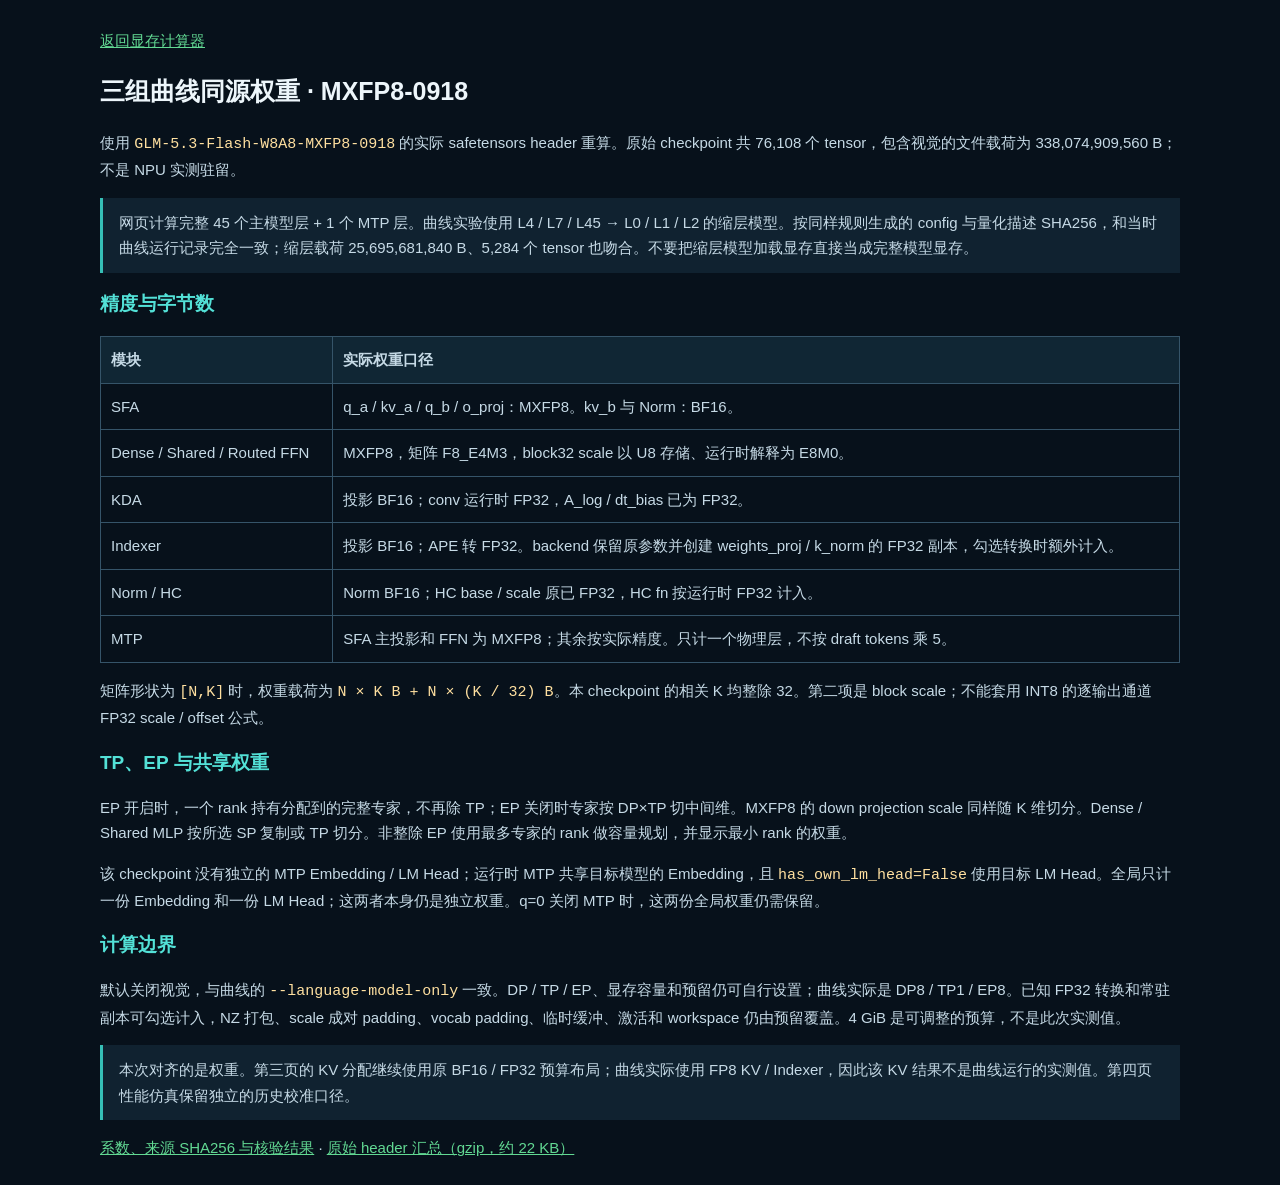
<file: data/glm53-curve-weight-basis.html>
<!doctype html><html lang="zh-CN"><meta charset="utf-8"><meta name="viewport" content="width=device-width,initial-scale=1"><title>曲线实际权重 · MXFP8 计算依据</title><style>
body{max-width:1080px;margin:28px auto;padding:0 20px;background:#07111b;color:#c6dae6;font:15px/1.7 "Segoe UI","Microsoft YaHei",sans-serif}h1{font-size:25px;color:#edf6fb}h2{font-size:19px;color:#53e1d7}a{color:#62d993}table{border-collapse:collapse;width:100%}td,th{border:1px solid #355469;padding:10px;text-align:left}th{background:#102634}code{overflow-wrap:anywhere;color:#ffe0a0}.note{padding:12px 16px;background:#102230;border-left:3px solid #36bfb6}.table{overflow-x:auto}
</style><p><a href="../glm53_prefill_decode_operator_block_diagram.html#weights">返回显存计算器</a></p><h1>三组曲线同源权重 · MXFP8-0918</h1>
<p>使用 <code>GLM-5.3-Flash-W8A8-MXFP8-0918</code> 的实际 safetensors header 重算。原始 checkpoint 共 76,108 个 tensor，包含视觉的文件载荷为 338,074,909,560 B；不是 NPU 实测驻留。</p>
<p class="note">网页计算完整 45 个主模型层 + 1 个 MTP 层。曲线实验使用 L4 / L7 / L45 → L0 / L1 / L2 的缩层模型。按同样规则生成的 config 与量化描述 SHA256，和当时曲线运行记录完全一致；缩层载荷 25,695,681,840 B、5,284 个 tensor 也吻合。不要把缩层模型加载显存直接当成完整模型显存。</p>
<h2>精度与字节数</h2><div class="table"><table><thead><tr><th>模块</th><th>实际权重口径</th></tr></thead><tbody>
<tr><td>SFA</td><td>q_a / kv_a / q_b / o_proj：MXFP8。kv_b 与 Norm：BF16。</td></tr>
<tr><td>Dense / Shared / Routed FFN</td><td>MXFP8，矩阵 F8_E4M3，block32 scale 以 U8 存储、运行时解释为 E8M0。</td></tr>
<tr><td>KDA</td><td>投影 BF16；conv 运行时 FP32，A_log / dt_bias 已为 FP32。</td></tr>
<tr><td>Indexer</td><td>投影 BF16；APE 转 FP32。backend 保留原参数并创建 weights_proj / k_norm 的 FP32 副本，勾选转换时额外计入。</td></tr>
<tr><td>Norm / HC</td><td>Norm BF16；HC base / scale 原已 FP32，HC fn 按运行时 FP32 计入。</td></tr>
<tr><td>MTP</td><td>SFA 主投影和 FFN 为 MXFP8；其余按实际精度。只计一个物理层，不按 draft tokens 乘 5。</td></tr>
</tbody></table></div>
<p>矩阵形状为 <code>[N,K]</code> 时，权重载荷为 <code>N × K B + N × (K / 32) B</code>。本 checkpoint 的相关 K 均整除 32。第二项是 block scale；不能套用 INT8 的逐输出通道 FP32 scale / offset 公式。</p>
<h2>TP、EP 与共享权重</h2><p>EP 开启时，一个 rank 持有分配到的完整专家，不再除 TP；EP 关闭时专家按 DP×TP 切中间维。MXFP8 的 down projection scale 同样随 K 维切分。Dense / Shared MLP 按所选 SP 复制或 TP 切分。非整除 EP 使用最多专家的 rank 做容量规划，并显示最小 rank 的权重。</p>
<p>该 checkpoint 没有独立的 MTP Embedding / LM Head；运行时 MTP 共享目标模型的 Embedding，且 <code>has_own_lm_head=False</code> 使用目标 LM Head。全局只计一份 Embedding 和一份 LM Head；这两者本身仍是独立权重。q=0 关闭 MTP 时，这两份全局权重仍需保留。</p>
<h2>计算边界</h2><p>默认关闭视觉，与曲线的 <code>--language-model-only</code> 一致。DP / TP / EP、显存容量和预留仍可自行设置；曲线实际是 DP8 / TP1 / EP8。已知 FP32 转换和常驻副本可勾选计入，NZ 打包、scale 成对 padding、vocab padding、临时缓冲、激活和 workspace 仍由预留覆盖。4 GiB 是可调整的预算，不是此次实测值。</p>
<p class="note">本次对齐的是权重。第三页的 KV 分配继续使用原 BF16 / FP32 预算布局；曲线实际使用 FP8 KV / Indexer，因此该 KV 结果不是曲线运行的实测值。第四页性能仿真保留独立的历史校准口径。</p>
<p><a href="glm53-curve-weight-memory.json">系数、来源 SHA256 与核验结果</a> · <a href="glm53-curve-checkpoint-headers.json.gz">原始 header 汇总（gzip，约 22 KB）</a></p>
</file>
